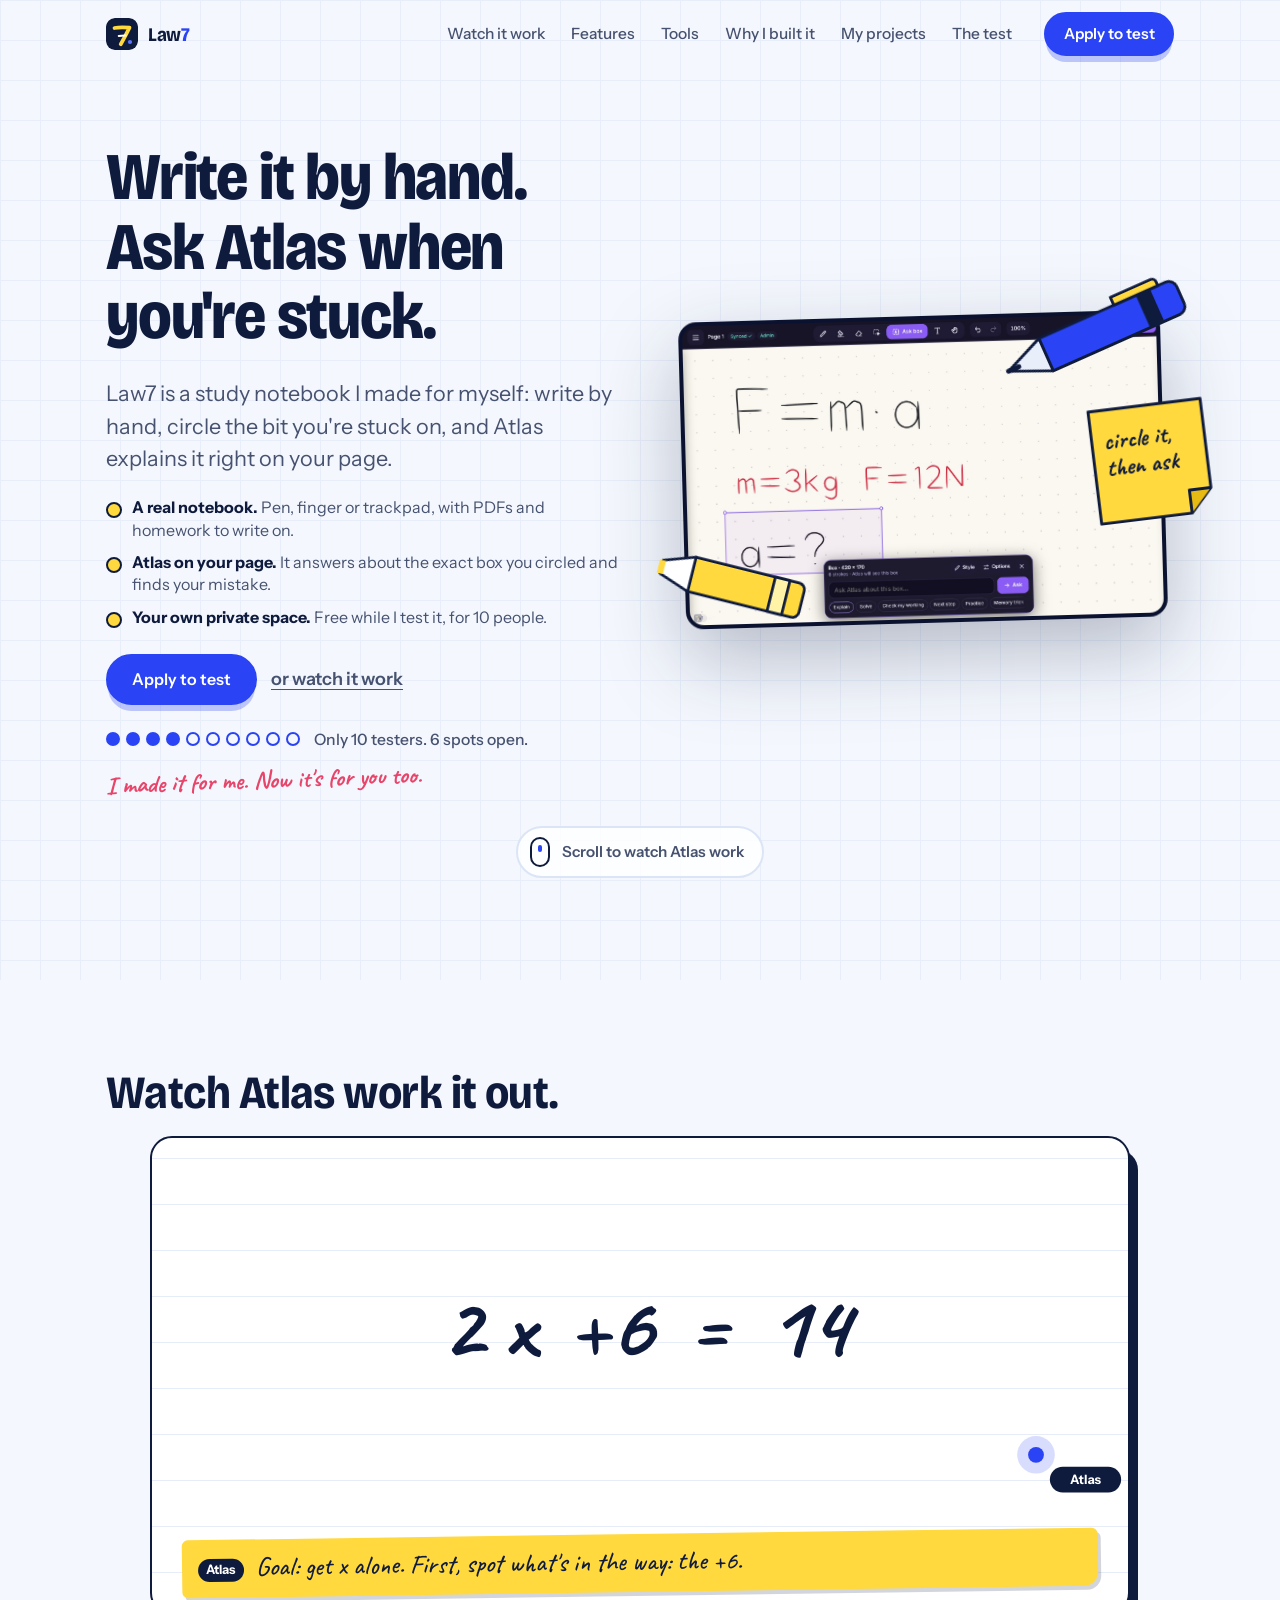
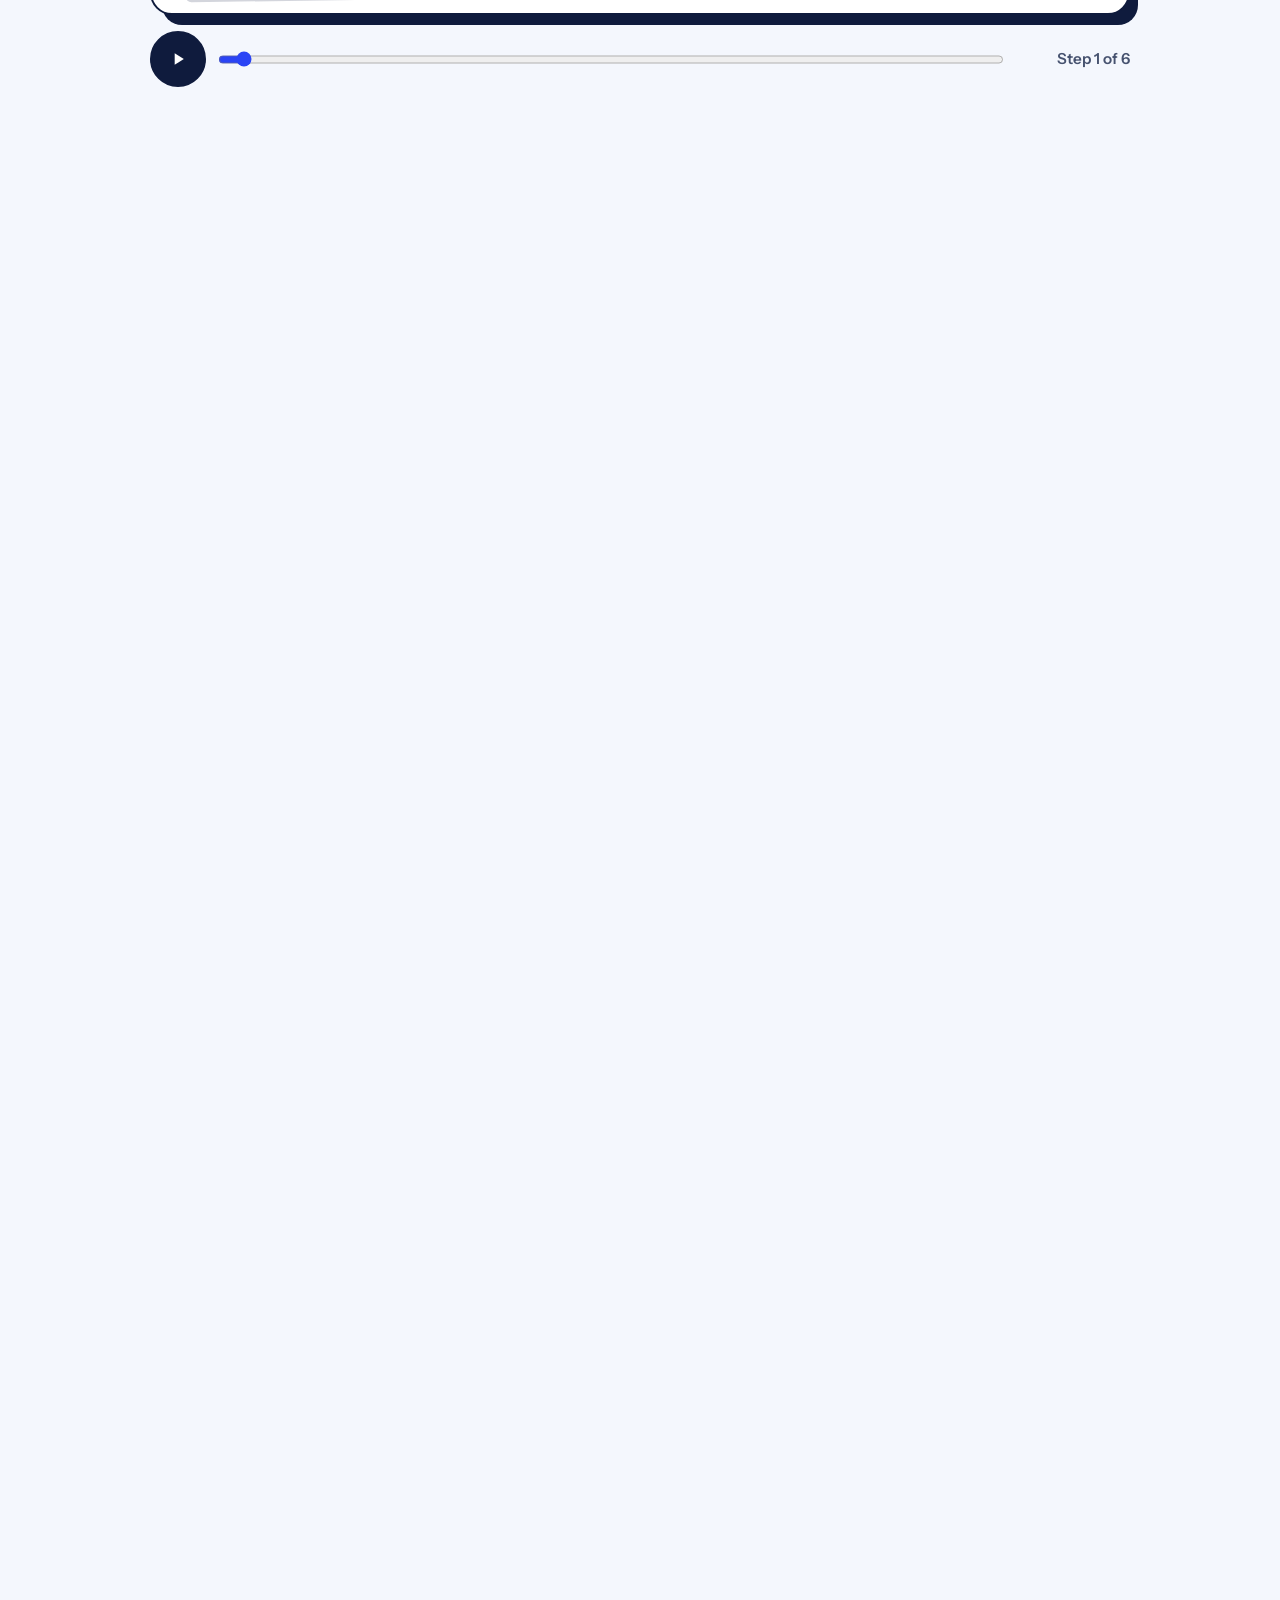
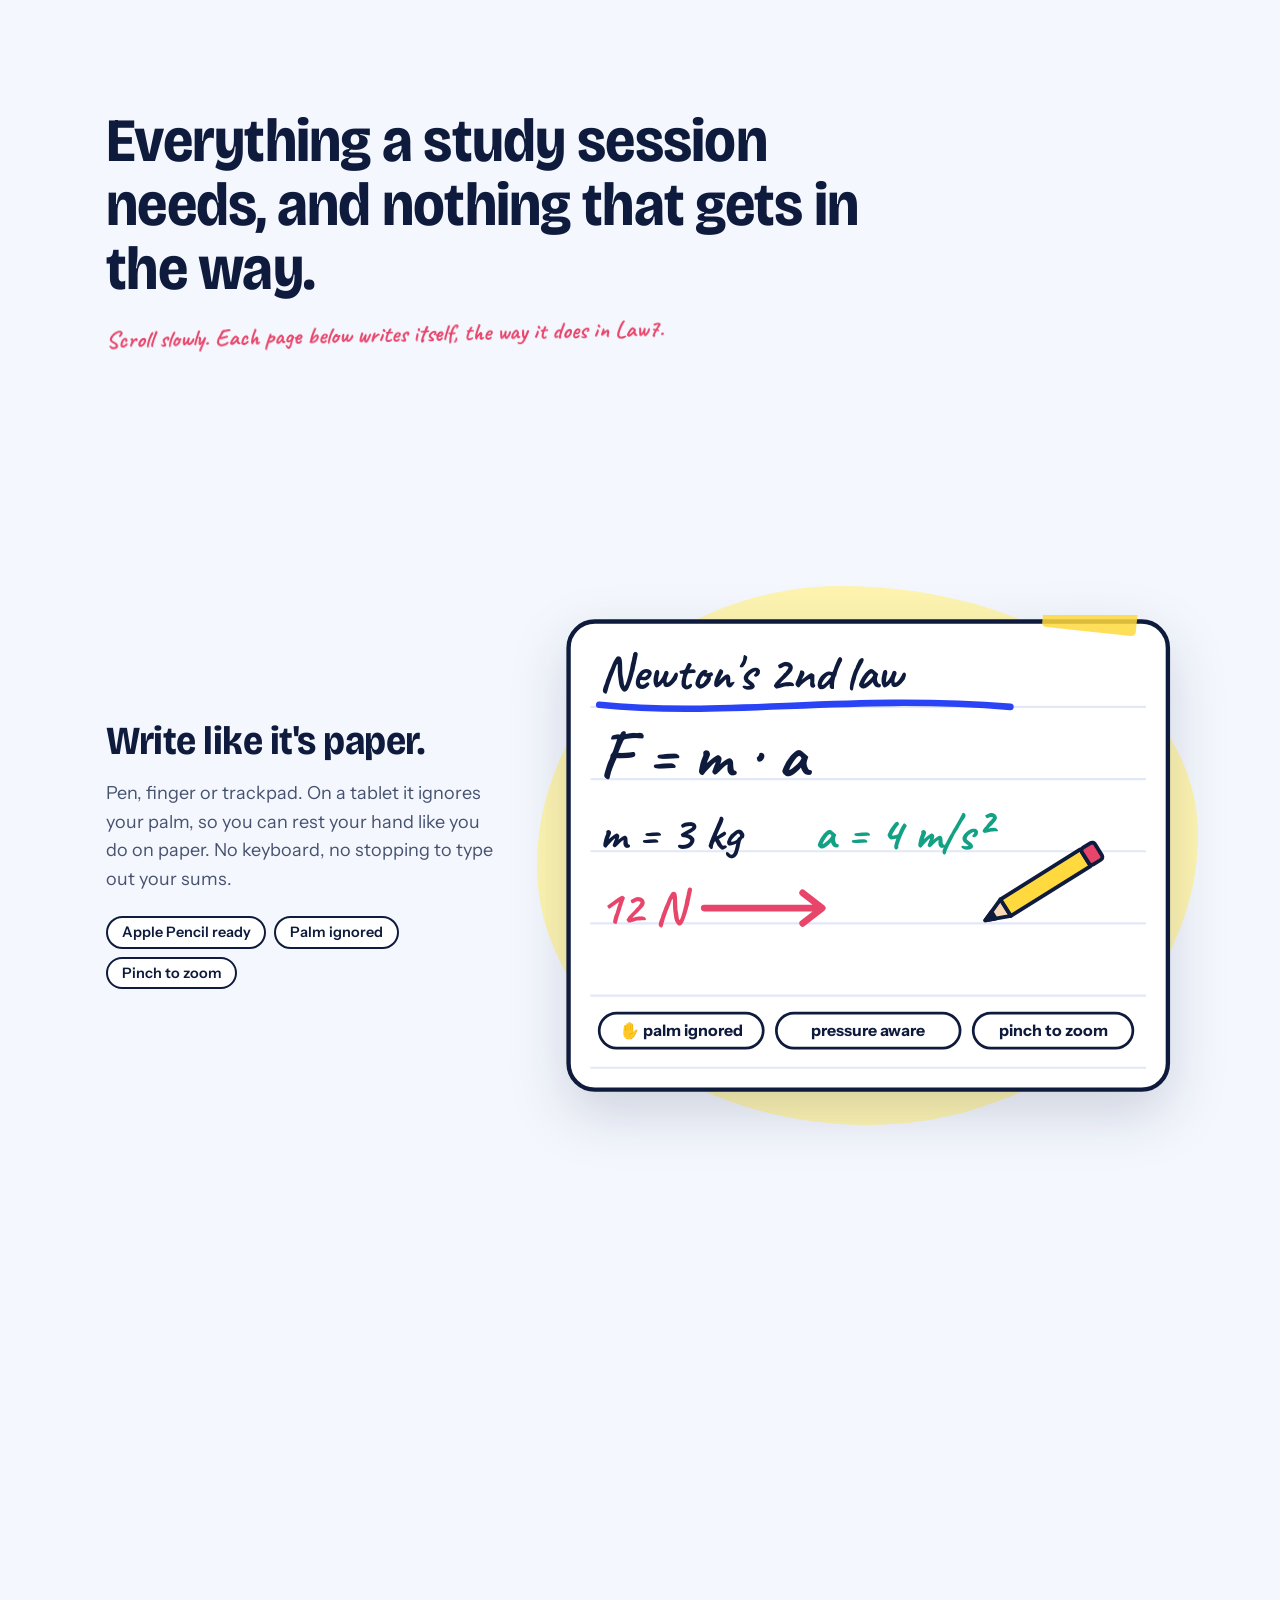
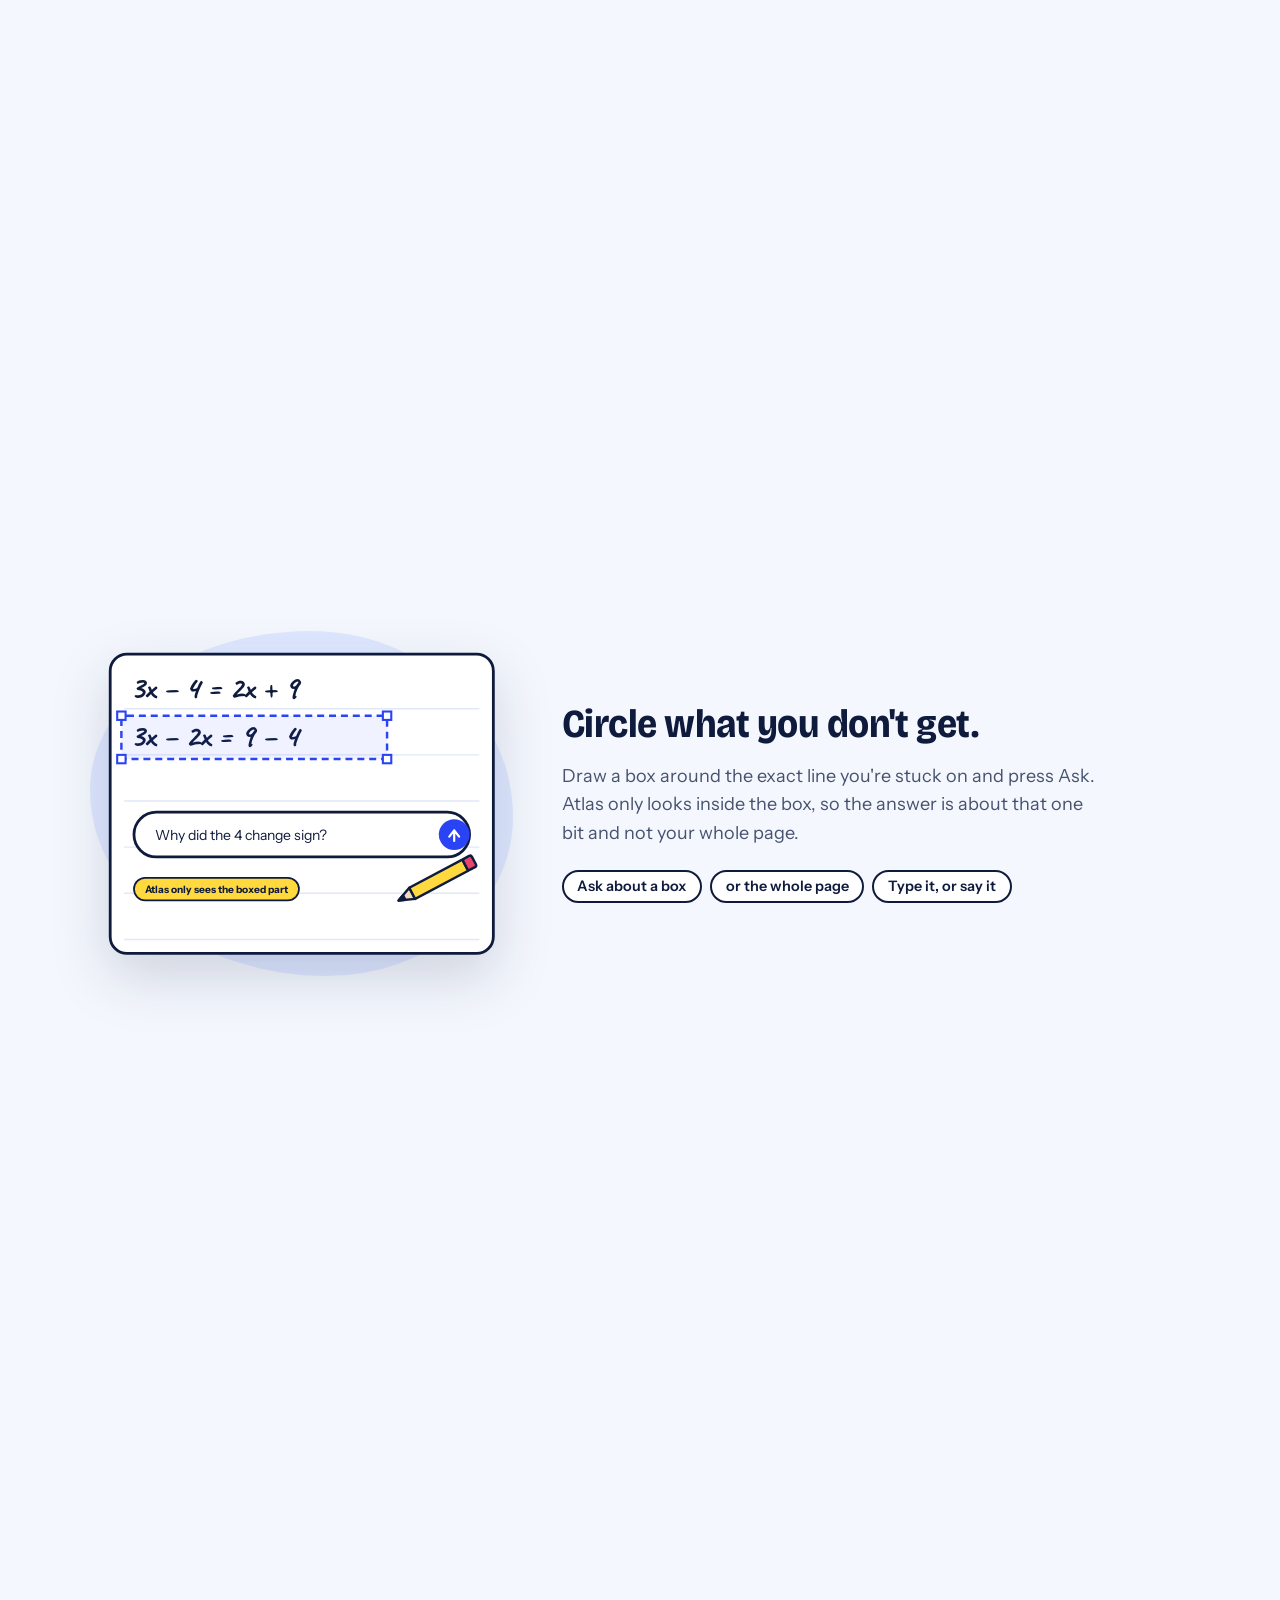
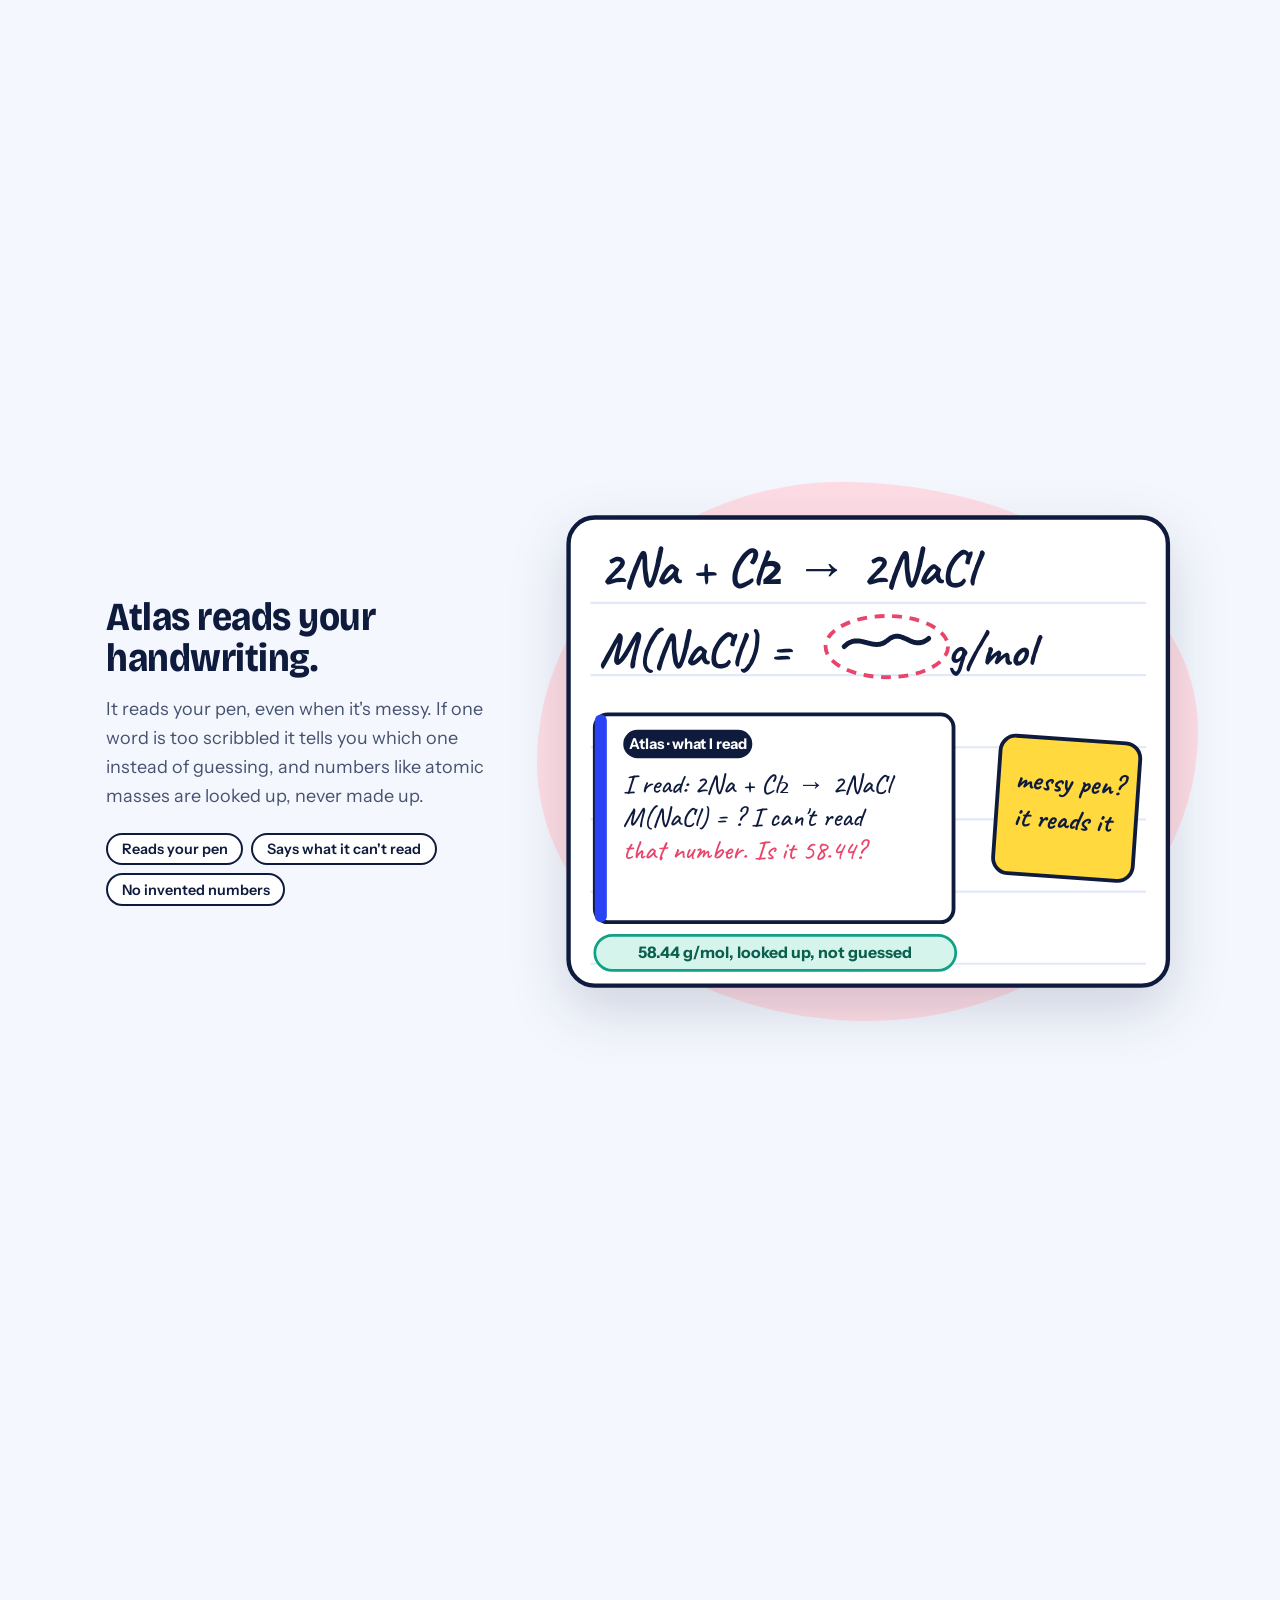
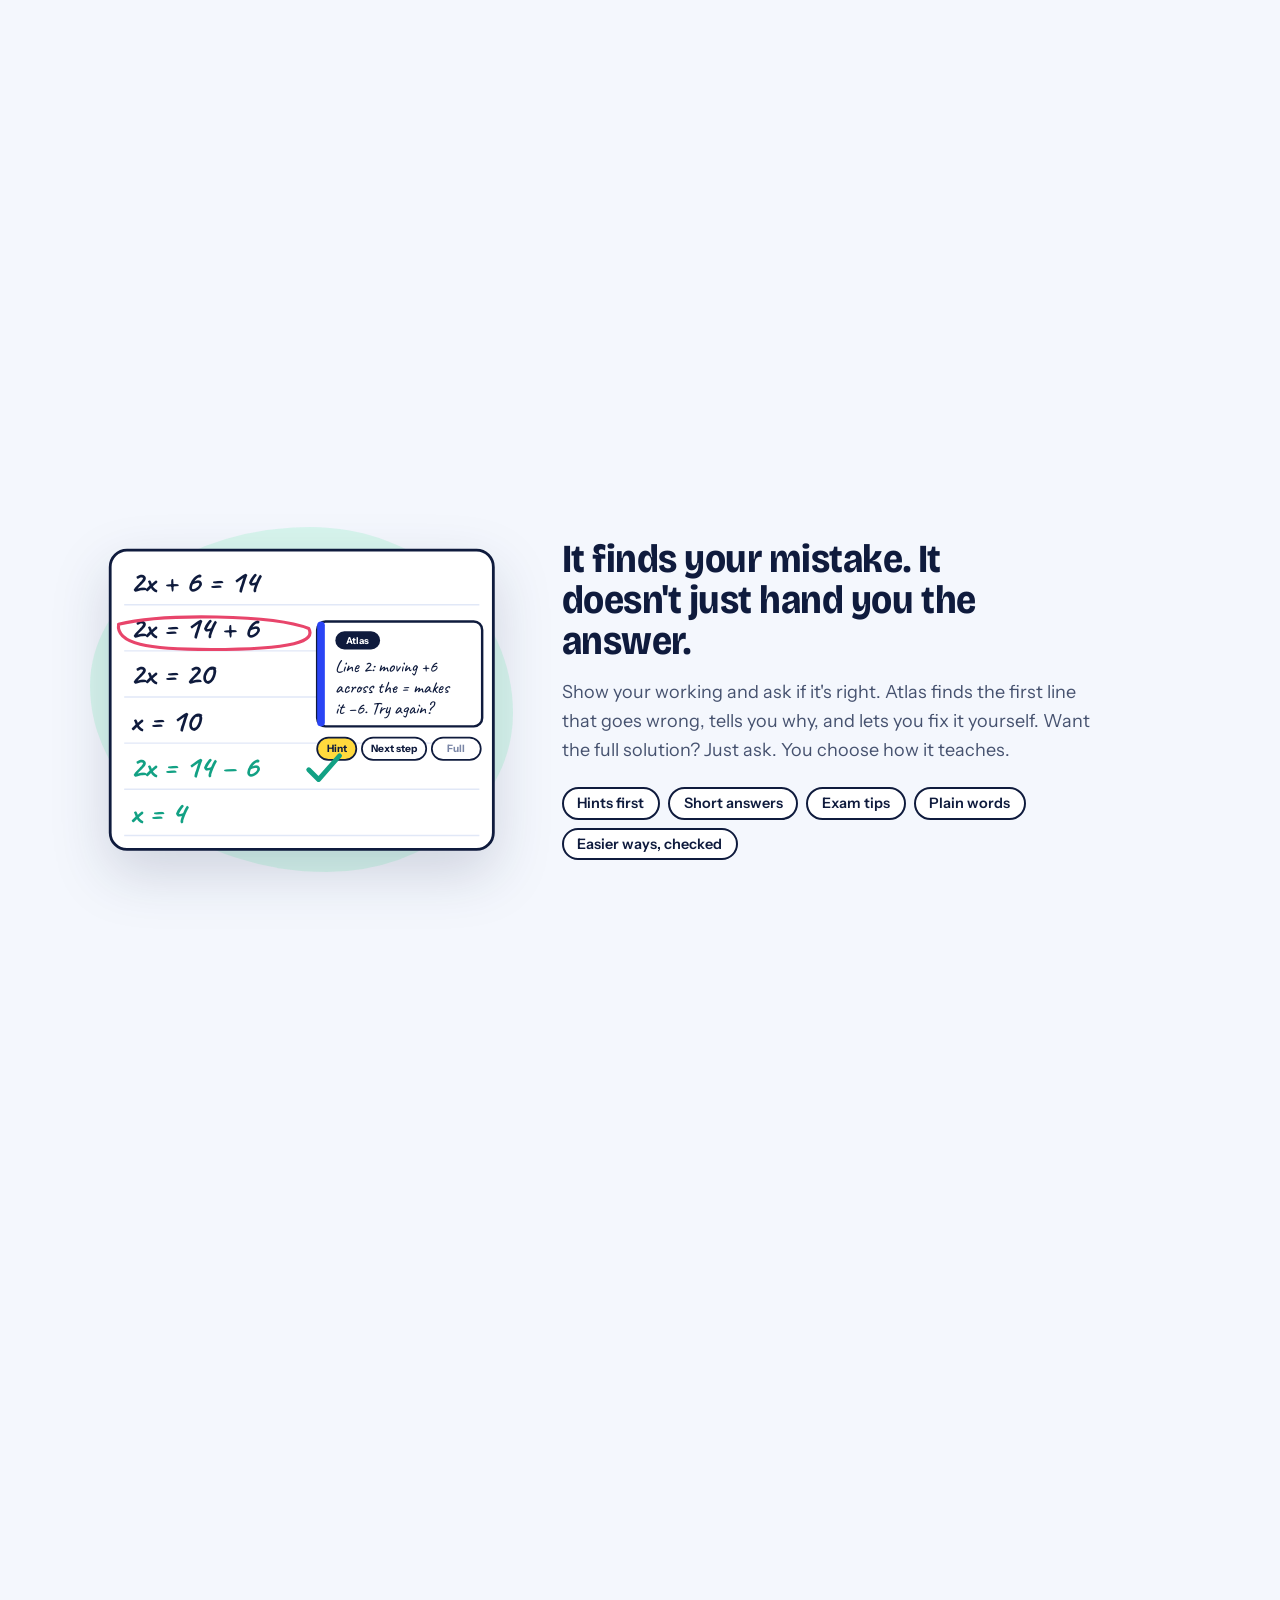
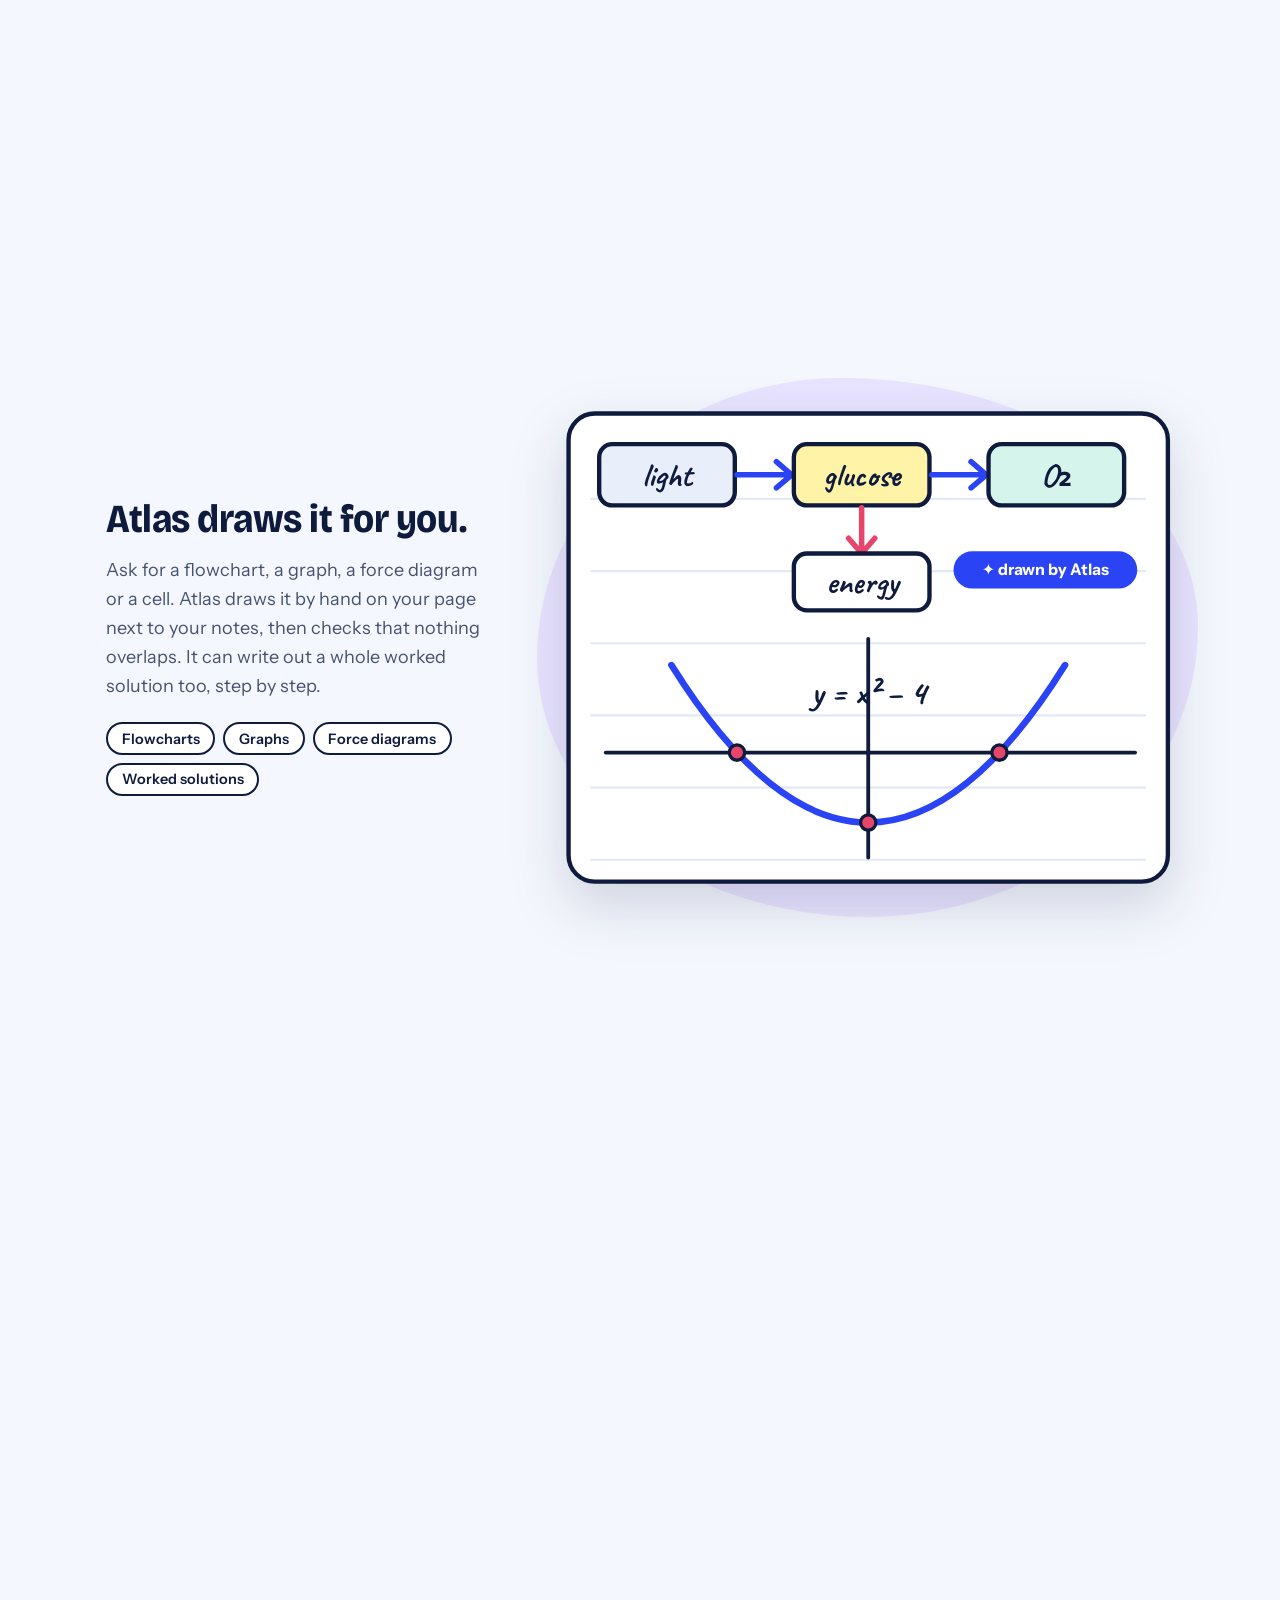
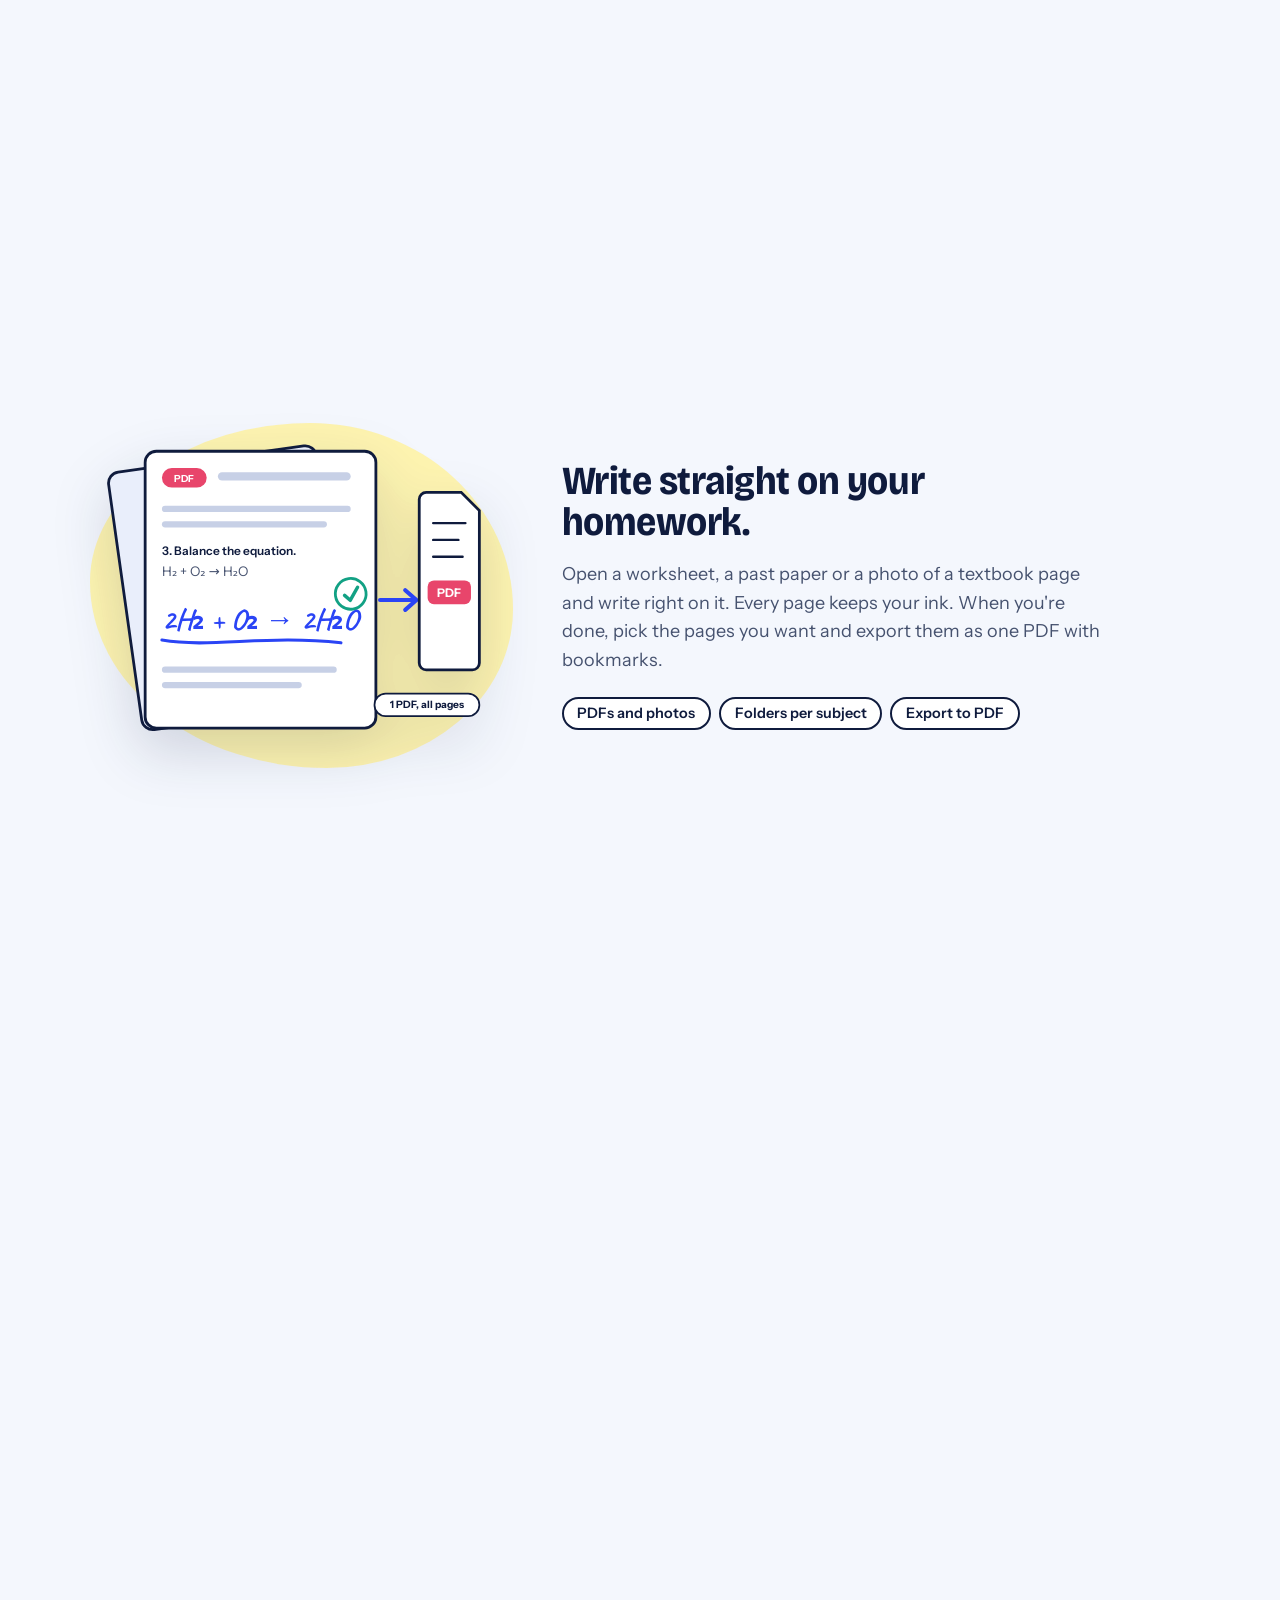
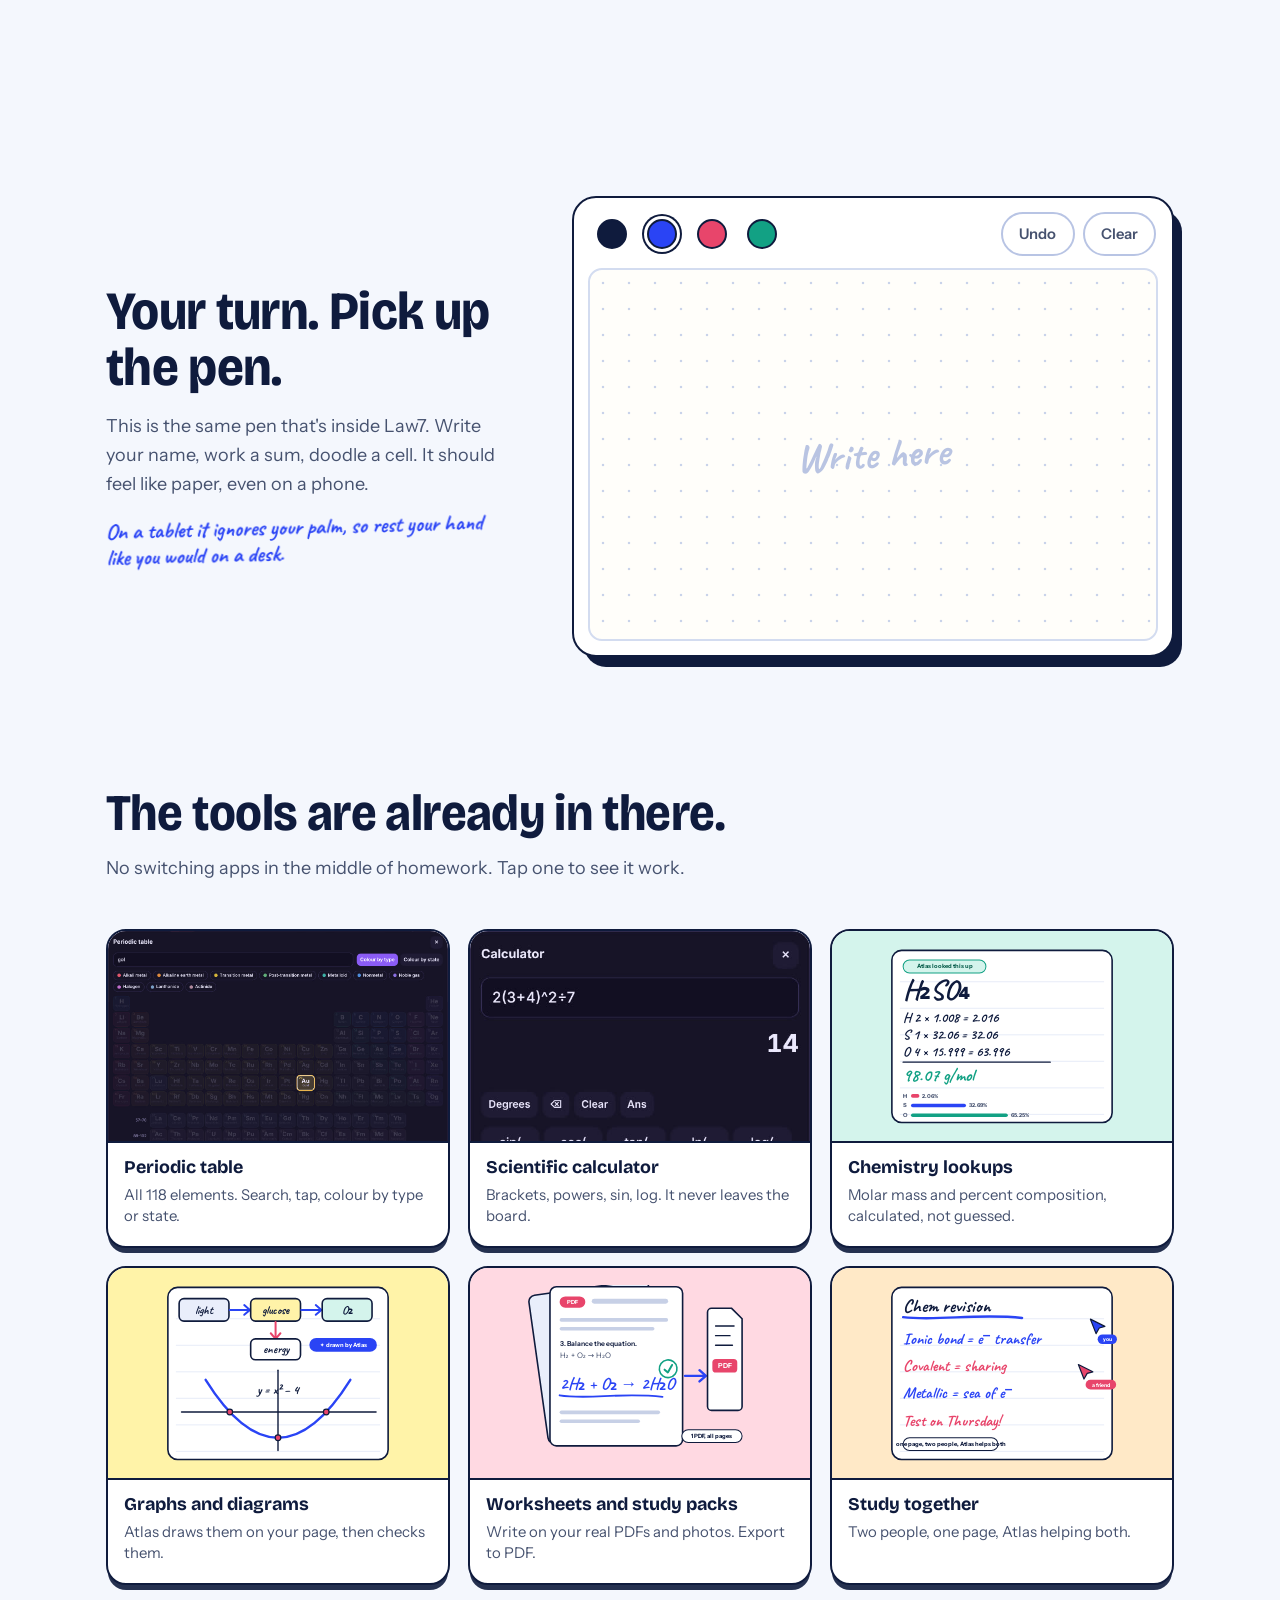
<file: index.html>
<!doctype html>
<html lang="en">
<head>
<meta charset="utf-8">
<meta name="viewport" content="width=device-width,initial-scale=1,viewport-fit=cover">
<title>Law7: write it by hand, ask Atlas when you're stuck</title>
<meta name="description" content="I made Law7 for me: a study notebook where you write by hand, circle what you're stuck on, and Atlas explains it right on your page. Now it's for you too. 10 test spots.">
<link rel="canonical" href="https://ghostinmotion.github.io/law7/">
<meta property="og:site_name" content="Law7">
<meta property="og:type" content="website">
<meta property="og:url" content="https://ghostinmotion.github.io/law7/">
<meta property="og:title" content="Law7: write it by hand, ask Atlas when you're stuck">
<meta property="og:description" content="I made it for me. Now it's for you too. A study notebook where Atlas explains the part you circled. Only 10 test spots.">
<meta property="og:image" content="https://ghostinmotion.github.io/law7/assets/og-image.png">
<meta property="og:image:width" content="1200">
<meta property="og:image:height" content="630">
<meta property="og:image:alt" content="The Law7 board: F = m a written by hand, a boxed question, and the Ask Atlas bar.">
<meta name="twitter:card" content="summary_large_image">
<meta name="twitter:title" content="Law7: write it by hand, ask Atlas when you're stuck">
<meta name="twitter:description" content="I made it for me. Now it's for you too. Only 10 test spots.">
<meta name="twitter:image" content="https://ghostinmotion.github.io/law7/assets/og-image.png">
<meta name="twitter:image:alt" content="The Law7 board: F = m a written by hand, a boxed question, and the Ask Atlas bar.">
<meta name="theme-color" content="#0F1B3D">
<link rel="icon" href="assets/favicon.svg" type="image/svg+xml">
<link rel="icon" href="assets/favicon.ico" sizes="48x48">
<link rel="icon" href="assets/icon-32.png" type="image/png" sizes="32x32">
<link rel="icon" href="assets/icon-192.png" type="image/png" sizes="192x192">
<link rel="apple-touch-icon" href="assets/apple-touch-icon.png">
<link rel="manifest" href="assets/site.webmanifest">
<link rel="preload" href="assets/fonts/display.woff2" as="font" type="font/woff2" crossorigin>
<link rel="stylesheet" href="css/site.css">
</head>
<body>
<!-- Law7 splash: shared by the board and the landing page -->
<div id="l7s" aria-hidden="true" data-once="1"><div class="l7s-in"><svg viewBox="0 0 64 64" width="92" height="92"><rect width="64" height="64" rx="16" fill="#0F1B3D" stroke="#2A44F5" stroke-width="1.5"/><path class="l7s-a" d="M17 20c9-1.6 19-1.4 30-.6-5 10-11 22-17.5 33" fill="none" stroke="#FFD93D" stroke-width="7.5" stroke-linecap="round" stroke-linejoin="round" pathLength="1"/><path class="l7s-b" d="M25.5 36c5-.6 10-.9 14-.8" fill="none" stroke="#fff" stroke-width="4" stroke-linecap="round" pathLength="1"/><circle class="l7s-c" cx="48" cy="48" r="4.2" fill="#5B73FF"/></svg><b>Law<i>7</i></b><span>write it by hand, ask Atlas when you're stuck</span></div></div>
<style>
#l7s{position:fixed;inset:0;z-index:99999;background:#0F1B3D;display:grid;place-items:center;pointer-events:none;transition:opacity .45s ease,visibility .45s;color:#fff;font-family:var(--display,Inter),system-ui,sans-serif}
#l7s.out{opacity:0;visibility:hidden}
#l7s .l7s-in{display:flex;flex-direction:column;align-items:center;gap:14px;text-align:center;padding:24px}
#l7s b{font-size:34px;font-weight:800;letter-spacing:-.02em;line-height:1}
#l7s i{font-style:normal;color:#FFD93D}
#l7s span{font:600 15px/1.4 var(--hand,Caveat),cursive;font-size:19px;color:#9FB0EA;opacity:0;animation:l7sf .5s .9s forwards}
#l7s .l7s-a{stroke-dasharray:1;stroke-dashoffset:1;animation:l7sd .7s .15s cubic-bezier(.5,0,.2,1) forwards}
#l7s .l7s-b{stroke-dasharray:1;stroke-dashoffset:1;animation:l7sd .35s .75s ease-out forwards}
#l7s .l7s-c{opacity:0;transform-origin:48px 48px;animation:l7sp .45s 1s forwards}
@keyframes l7sd{to{stroke-dashoffset:0}}@keyframes l7sf{to{opacity:1}}@keyframes l7sp{0%{opacity:0;transform:scale(.2)}70%{opacity:1;transform:scale(1.5)}100%{opacity:1;transform:scale(1)}}
@media(prefers-reduced-motion:reduce){#l7s .l7s-a,#l7s .l7s-b{animation:none;stroke-dashoffset:0}#l7s .l7s-c,#l7s span{animation:none;opacity:1}}
</style>

<dialog class="acctdlg" id="acctDlg" aria-labelledby="acctH" aria-describedby="acctB">
  <div class="acctdlg-in">
    <h3 id="acctH">Use the email of your Claude.ai account</h3>
    <p class="acct-typed">You typed: <b id="acctMail"></b></p>
    <div id="acctB">
      <p>If I have a spot for you, <b>I email an invitation link</b> to this exact address. You open it, Claude.ai asks you to accept, and the board opens as normal.</p>
      <p class="acct-warn"><b>This email must be connected to a Claude.ai account that you own.</b> If it is not, the invitation will not work on your account and you will not be able to open the board.</p>
      <p class="acct-tip">Not sure? Open claude.ai, go to your settings and look at the email shown there. Use that one.</p>
    </div>
    <p class="acct-wait" id="acctWait" aria-live="polite">Please read this. The buttons unlock in <b id="acctSec">10</b> seconds.</p>
    <div class="acct-btns">
      <button class="btn main" type="button" id="acctYes" disabled>Yes, that is my Claude.ai email. Send.</button>
      <button class="btn" type="button" id="acctNo" disabled>No, let me change it</button>
    </div>
  </div>
</dialog>
<script>
(function(){var s=document.getElementById("l7s");if(!s)return;
try{if(s.getAttribute("data-once")==="1"){if(sessionStorage.getItem("l7s")){s.remove();return}sessionStorage.setItem("l7s","1")}}catch(e){}
var t0=Date.now(),done=false;function go(){if(done)return;done=true;setTimeout(function(){s.classList.add("out");setTimeout(function(){if(s.parentNode)s.parentNode.removeChild(s)},600)},Math.max(0,1500-(Date.now()-t0)))}
if(document.readyState==="complete")go();else addEventListener("load",go);setTimeout(go,5000)})();
</script>

<div class="paper-grid" id="paperGrid" aria-hidden="true"></div>

<header class="bar" id="bar">
  <div class="wrap">
    <a class="logo" href="#top"><img src="assets/favicon.svg" alt="" width="32" height="32"><span>Law<b>7</b></span></a>
    <nav aria-label="Sections"><a href="#watch">Watch it work</a><a href="#how">Features</a><a href="#small">Tools</a><a href="#story">Why I built it</a><a href="projects.html">My projects</a><a href="#test">The test</a></nav>
    <a class="btn main small" href="#apply">Apply to test</a>
    <button type="button" class="menub" id="menuB" aria-expanded="false" aria-controls="menuP" aria-label="Menu"><i></i><i></i></button>
  </div>
  <div class="menup" id="menuP" hidden><a href="#watch">Watch it work</a><a href="#how">Features</a><a href="#try">Try the pen</a><a href="#small">Tools</a><a href="projects.html">My projects</a><a href="#test">The test</a><a href="#faq">Questions</a></div>
</header>

<main id="top">
<!-- HERO -->
<section class="hero" aria-labelledby="h1">
  <div class="wrap">
    <div>
      <h1 id="h1"><span>Write it by hand.</span><span>Ask Atlas when you're stuck.</span></h1>
      <p class="lede">Law7 is a study notebook I made for myself: write by hand, circle the bit you're stuck on, and Atlas explains it right on your page.</p>
      <ul class="get" aria-label="What you get">
        <li><b>A real notebook.</b> Pen, finger or trackpad, with PDFs and homework to write on.</li>
        <li><b>Atlas on your page.</b> It answers about the exact box you circled and finds your mistake.</li>
        <li><b>Your own private space.</b> Free while I test it, for 10 people.</li>
      </ul>
      <div class="ctas"><a class="btn main" href="#apply">Apply to test</a><a class="seelink" href="#watch">or watch it work</a></div>
      <div class="slots"><span class="dots" data-dots aria-hidden="true"></span><span data-slots-text>Only 10 testers</span></div>
      <p class="aside">I made it for me. Now it's for you too.</p>
    </div>

    <div class="deck">
      <img class="board shot" src="assets/board-shot.jpg" width="1600" height="1000" alt="The Law7 board: F = m times a written by hand, a boxed question, and the Ask Atlas bar open under it." fetchpriority="high">

      <svg class="float f-pen" data-depth="0.16" viewBox="0 0 320 90" style="transform:rotate(-24deg)"><g stroke="#0F1B3D" stroke-width="4" stroke-linejoin="round">
        <path d="M84 20H280a12 12 0 0 1 12 12v26a12 12 0 0 1-12 12H84Z" fill="#2A44F5"/><rect x="236" y="20" width="18" height="50" fill="#0F1B3D"/><path d="M200 8H262a6 6 0 0 1 6 6v6H200Z" fill="#FFD93D"/>
        <path d="M84 20L26 45L84 70Z" fill="#E9EEFB"/><path d="M42 45L26 45" stroke-width="7" stroke-linecap="round"/></g></svg>
      <svg class="float f-hl" data-depth="0.3" viewBox="0 0 260 80" style="transform:rotate(14deg)"><g stroke="#0F1B3D" stroke-width="4" stroke-linejoin="round">
        <path d="M70 14H226a10 10 0 0 1 10 10v32a10 10 0 0 1-10 10H70Z" fill="#FFD93D"/><rect x="190" y="14" width="22" height="52" fill="#FFF3A8"/><path d="M70 14L24 30V50L70 66Z" fill="#fff"/><path d="M24 30V50" stroke="#FFD93D" stroke-width="9"/></g></svg>
      <svg class="float f-note" data-depth="0.42" viewBox="0 0 170 170" style="transform:rotate(-7deg)"><path d="M6 8H162V132L132 164H6Z" fill="#FFD93D" stroke="#0F1B3D" stroke-width="4" stroke-linejoin="round"/><path d="M132 164V132H162" fill="#E6BA12" stroke="#0F1B3D" stroke-width="4" stroke-linejoin="round"/>
        <text class="scribble" x="22" y="62" font-size="34" font-weight="700" fill="#0F1B3D">circle it,</text><text class="scribble" x="22" y="100" font-size="34" font-weight="700" fill="#0F1B3D">then ask</text></svg>
    </div>
  </div>
  <a class="cue" href="#watch" aria-label="Scroll down to watch it work"><span class="mouse" aria-hidden="true"><i></i></span><span>Scroll to watch Atlas work</span></a>
</section>

<!-- PINNED SCENE -->
<section class="pin" id="watch" style="--steps:5" aria-labelledby="watchH">
  <div class="pin-stick">
    <div class="pin-head">
      <h2 id="watchH">Watch Atlas work it out.</h2>
    </div>
    <div class="stage">
      <svg id="demo" viewBox="0 0 900 400" role="img" aria-labelledby="demoTitle demoDesc">
        <title id="demoTitle">Solving 2x + 6 = 14 step by step</title>
        <desc id="demoDesc">Atlas circles the +6, moves it across the equals sign so it becomes minus 6, combines 14 minus 6 into 8, moves the 2 across so it divides, and finds x equals 4.</desc>
      </svg>
      <div class="note"><b>Atlas</b><span id="noteText" aria-hidden="true"></span></div>
      <div class="bigscroll" id="bigScroll" aria-hidden="true"><b>Scroll</b><svg viewBox="0 0 48 64" fill="none" stroke="currentColor" stroke-width="5" stroke-linecap="round" stroke-linejoin="round"><path d="M24 6v44M8 36l16 16 16-16"/></svg></div>
    </div>
    <div class="ctl" role="group" aria-label="Playback">
      <button id="bPlay" class="play" type="button" aria-label="Play"><svg id="icoPlay" viewBox="0 0 24 24" fill="currentColor"><path d="M8 5v14l11-7z"/></svg><svg id="icoPause" viewBox="0 0 24 24" fill="currentColor" hidden><rect x="6" y="5" width="4" height="14" rx="1"/><rect x="14" y="5" width="4" height="14" rx="1"/></svg></button>
      <input id="scrub" type="range" min="0" max="5" step="0.001" value="0" aria-label="Position in the walkthrough">
      <span class="count" id="count" aria-live="polite">Step 1 of 6</span>
    </div>
    <ol class="sr" id="stepsText"></ol>
  </div>
</section>

<!-- WHAT IT DOES -->
<section class="how" id="how" aria-labelledby="howH">
  <div class="wrap how-head">
    <h2 id="howH">Everything a study session needs, and nothing that gets in the way.</h2>
    <p>Scroll slowly. Each page below writes itself, the way it does in Law7.</p>
  </div>
  <div class="chaps">
    <article class="chap" data-scene="write" style="--tint:#FFF3A8">
      <div class="chap-in">
        <div class="ct"><h3>Write like it's paper.</h3><p>Pen, finger or trackpad. On a tablet it ignores your palm, so you can rest your hand like you do on paper. No keyboard, no stopping to type out your sums.</p><ul class="chips"><li>Apple Pencil ready</li><li>Palm ignored</li><li>Pinch to zoom</li></ul></div>
        <div class="sc" data-alt="A page where Newton's second law, F equals m times a, is written by hand, with a pencil beside it."></div>
      </div>
    </article>
    <article class="chap" data-scene="ask" style="--tint:#DCE5FF">
      <div class="chap-in">
        <div class="ct"><h3>Circle what you don't get.</h3><p>Draw a box around the exact line you're stuck on and press Ask. Atlas only looks inside the box, so the answer is about that one bit and not your whole page.</p><ul class="chips"><li>Ask about a box</li><li>or the whole page</li><li>Type it, or say it</li></ul></div>
        <div class="sc" data-alt="Two lines of algebra with the second one boxed, and an ask bar underneath reading: why did the 4 change sign?"></div>
      </div>
    </article>
    <article class="chap" data-scene="read" style="--tint:#FFD9E2">
      <div class="chap-in">
        <div class="ct"><h3>Atlas reads your handwriting.</h3><p>It reads your pen, even when it's messy. If one word is too scribbled it tells you which one instead of guessing, and numbers like atomic masses are looked up, never made up.</p><ul class="chips"><li>Reads your pen</li><li>Says what it can't read</li><li>No invented numbers</li></ul></div>
        <div class="sc" data-alt="A chemistry line with a smudged number. Atlas shows what it read and asks whether the unclear number is 58.44, then confirms the looked-up value."></div>
      </div>
    </article>
    <article class="chap" data-scene="fix" style="--tint:#D4F4EC">
      <div class="chap-in">
        <div class="ct"><h3>It finds your mistake. It doesn't just hand you the answer.</h3><p>Show your working and ask if it's right. Atlas finds the first line that goes wrong, tells you why, and lets you fix it yourself. Want the full solution? Just ask. You choose how it teaches.</p><ul class="chips"><li>Hints first</li><li>Short answers</li><li>Exam tips</li><li>Plain words</li><li>Easier ways, checked</li></ul></div>
        <div class="sc" data-alt="Four lines of algebra with the second circled as a mistake. Atlas explains the sign error with Hint, Next step and Full buttons, and the student rewrites the line correctly."></div>
      </div>
    </article>
    <article class="chap" data-scene="draw" style="--tint:#E7E0FF">
      <div class="chap-in">
        <div class="ct"><h3>Atlas draws it for you.</h3><p>Ask for a flowchart, a graph, a force diagram or a cell. Atlas draws it by hand on your page next to your notes, then checks that nothing overlaps. It can write out a whole worked solution too, step by step.</p><ul class="chips"><li>Flowcharts</li><li>Graphs</li><li>Force diagrams</li><li>Worked solutions</li></ul></div>
        <div class="sc" data-alt="A hand-drawn flowchart from light to glucose to oxygen, and a graph of y equals x squared minus 4, both drawn by Atlas."></div>
      </div>
    </article>
    <article class="chap" data-scene="pages" style="--tint:#FFF3A8">
      <div class="chap-in">
        <div class="ct"><h3>Write straight on your homework.</h3><p>Open a worksheet, a past paper or a photo of a textbook page and write right on it. Every page keeps your ink. When you're done, pick the pages you want and export them as one PDF with bookmarks.</p><ul class="chips"><li>PDFs and photos</li><li>Folders per subject</li><li>Export to PDF</li></ul></div>
        <div class="sc" data-alt="A PDF worksheet with a balanced chemical equation written by hand, and an arrow to a single exported PDF."></div>
      </div>
    </article>
  </div>
</section>

<!-- TRY THE PEN -->
<section class="try" id="try" aria-labelledby="tryH">
  <div class="wrap">
    <div class="try-copy">
      <h2 id="tryH">Your turn. Pick up the pen.</h2>
      <p>This is the same pen that's inside Law7. Write your name, work a sum, doodle a cell. It should feel like paper, even on a phone.</p>
      <p class="try-fine">On a tablet it ignores your palm, so rest your hand like you would on a desk.</p>
    </div>
    <div class="padwrap">
      <div class="padbar" role="toolbar" aria-label="Pen">
        <span class="sw" id="padSw" role="group" aria-label="Colour"></span>
        <span class="padspace"></span>
        <button type="button" class="tl ghost" id="padUndo">Undo</button>
        <button type="button" class="tl ghost" id="padClear">Clear</button>
      </div>
      <div class="padbox">
        <canvas id="pad" width="800" height="520" aria-label="A drawing pad: write or draw with a mouse, finger or pen"></canvas>
        <div class="padhint" id="padHint" aria-hidden="true"><span>Write here</span></div>
      </div>
    </div>
  </div>
</section>

<!-- TOOLS -->
<section class="small" id="small" aria-labelledby="smallH">
  <div class="wrap">
    <h2 id="smallH">The tools are already in there.</h2>
    <p class="small-sub">No switching apps in the middle of homework. Tap one to see it work.</p>
    <div class="tiles" id="tiles"></div>
  </div>
</section>
<dialog class="tdlg" id="toolDlg" aria-labelledby="tdT">
  <div class="tdlg-in">
    <button type="button" class="tdlg-x" id="tdX" aria-label="Close">✕</button>
    <div class="tdlg-media" id="tdM"></div>
    <div class="tdlg-txt">
      <h3 id="tdT"></h3><p class="tdlg-lead" id="tdL"></p>
      <h4>What you can do</h4><ul id="tdU"></ul>
      <p class="tdlg-atlas" id="tdA"></p>
      <button type="button" class="btn small tdlg-next" id="tdN">Next tool</button>
    </div>
  </div>
</dialog>

<!-- WHY I BUILT IT -->
<section class="story" id="story" aria-labelledby="whoH">
  <div class="wrap">
    <div class="letter" data-depth="0.03">
      <i class="tape" aria-hidden="true"></i>
      <h2 id="whoH">Why I built this.</h2>
      <!-- EDIT ME: this is Ghost's own story. Change anything that isn't true to you. -->
      <p>Hi, I'm Ghost.</p>
      <p>I'm a high-school student. The night before a test I'm usually alone with a worksheet, a pen and one question I can't get past.</p>
      <p>Asking a chatbot meant leaving my notes, typing the problem out and copying the answer back. Half the time I copied it without understanding it.</p>
      <p>So I built what I wanted: a notebook where I write by hand, circle the bit I'm stuck on, and Atlas answers right there on the page. It points at my mistake instead of just handing me the answer.</p>
      <p>I built it for me. Now I want to see if it helps you too. That's what the test is for. If something confuses you or breaks, tell me. I read everything.</p>
      <p class="sign">Ghost</p>
    </div>
    <div class="story-side">
      <h3>What I promise</h3>
      <ul class="promise">
        <li><b>Your boards are yours.</b> Every tester has a private space tied to their own account. Other testers can't open yours.</li>
        <li><b>Atlas teaches, it doesn't think for you.</b> Hints first if you want them, the full answer whenever you ask.</li>
        <li><b>I read your feedback.</b> It comes straight to me, and I fix what confuses you.</li>
        <li><b>You can leave any time.</b> Tell me and I close your access.</li>
      </ul>
      <p class="made">I made it while studying</p>
      <ul class="subjects"><li>Chemistry</li><li>Physics</li><li>Biology</li><li>Environmental science</li><li>Arabic</li><li>Islamic studies</li><li>English</li></ul>
    </div>
  </div>
</section>

<!-- WHERE IT'S GOING -->
<section class="next" id="next" aria-labelledby="nextH">
  <div class="wrap">
    <h2 id="nextH">Where I want to take it.</h2>
    <p class="small-sub">Law7 is a test right now. If it helps people, this is the plan. The testers decide the order.</p>
    <div class="road">
      <article><b>Now</b><h3>The test</h3><p>10 testers, their own private boards, and me fixing whatever confuses you.</p></article>
      <article><b>Now</b><h3>Study together</h3><p>Two people on one shared page, Atlas helping both. It already works. Ask me and I'll switch it on for you.</p></article>
      <article><b>Next</b><h3>Its own app</h3><p>A proper app for tablets and phones, not just a link.</p></article>
      <article><b>Later</b><h3>For schools</h3><p>Something a whole class and a teacher can use. A student project that grows up.</p></article>
    </div>
  </div>
</section>


<!-- MY OTHER PROJECTS -->
<!-- THE TEST -->
<section class="test" id="test" aria-labelledby="testH">
  <div class="wrap">
    <h2 id="testH">Be one of the first 10 people to try it.</h2>
    <p class="sub">Law7 is in a small test, just 10 people, so I can actually fix what's confusing. Every tester gets their own boards and a daily allowance of Atlas questions.</p>
    <div class="spots"><span class="dots" data-dots aria-hidden="true"></span><strong data-open-text>10 of 10 spots open</strong></div>
    <ol class="path">
      <li><h3>Apply</h3><p>Fill in the short form below. Tell me what you study and what device you use.</p></li>
      <li><h3>Get your invitation</h3><p>If there's a spot, I email you an invitation link. Open it, accept on Claude.ai, and the board opens.</p></li>
      <li><h3>Study as usual</h3><p>Use it for real homework and revision. You start with 30 Atlas questions a day.</p></li>
      <li><h3>Tell me what's confusing</h3><p>Tap Send feedback in the board when something's unclear or breaks. That's the whole job.</p></li>
    </ol>
  </div>
</section>

<!-- APPLY -->
<section class="apply" id="apply" aria-labelledby="applyH">
  <div class="wrap"><div class="card">
    <div>
      <h2 id="applyH">Apply to test</h2>
      <p>It takes about a minute. I read every application myself and reply to the people I can fit in.</p>
      <p class="need"><b>You need a Claude.ai account.</b> The email you enter must be the one you sign in to Claude.ai with, because that is where the invitation works.</p>
      <p style="margin-top:22px"><a class="btn small" data-board href="#">I already have access: open the board</a></p>
    </div>
    <form id="applyForm" novalidate>
      <div class="two">
        <label>First name<input name="name" autocomplete="given-name" required></label>
        <label>Email of your Claude.ai account<small>The email you sign in to Claude.ai with. Your invitation link is sent here.</small><input name="contact" id="contactIn" type="email" inputmode="email" autocomplete="email" placeholder="you@example.com" required></label>
      </div>
      <div id="spamNote" class="spamnote" hidden><strong>Check your spam or junk folder.</strong> My reply and your invitation link can land there. If you see them, press “Not spam”.</div>
      <label class="check confirm"><input type="checkbox" name="confirm" id="confirmAcct" required><span>This is the email of my own Claude.ai account<small>No Claude.ai account yet? Create one at claude.ai with this email first, then apply.</small></span></label>
      <label>Another way to reach you<small>Optional. For example Instagram or WhatsApp, in case email fails.</small><input name="where" id="whereIn" placeholder="For example: Instagram @name"></label>
      <label>What do you study?<small>Your year and the subjects you most want help with.</small><input name="study" placeholder="Grade 11: chemistry, physics, Arabic"></label>
      <label>Your device<select name="device"><option>Tablet with a pen</option><option>Tablet, finger only</option><option>Laptop</option><option>Phone</option><option>Something else</option></select></label>
      <label>What would you use it for?<textarea name="why" placeholder="For example: working through chemistry problems before a test"></textarea></label>
      <button class="btn main" type="submit" id="sendBtn">Send my application</button>
      <div id="formMsg" role="status" aria-live="polite"></div>
      <p class="fine">I only use this to pick testers and to invite you.</p>
    </form>
  </div></div>
</section>

<!-- QUESTIONS -->
<section class="faq" id="faq" aria-labelledby="faqH">
  <div class="wrap"><div class="col">
    <h2 id="faqH">Questions</h2>
    <details><summary>Does it cost anything?</summary><p>Testing is free.</p></details>
    <details><summary>What do I need?</summary><p>A modern browser. A tablet with a pen is the best fit, but a finger, a mouse or a laptop trackpad also work.</p></details>
    <details><summary>Who can see my boards?</summary><p>Your boards are saved under your own account and other testers can't open them.</p></details>
    <details><summary>Why do you need my Claude.ai email?</summary><p>Law7 runs inside Claude.ai. I invite you with the email your Claude account uses, and Claude.ai asks you to accept when you open the link. If you use a different email than your Claude account, the invitation will not work on your account.</p></details>
    <details><summary>Will Atlas just do my homework?</summary><p>It shows its steps on your page so you can follow them. How much you ask for is up to you. I'd say use it when you're stuck, not instead of trying first.</p></details>
    <details><summary>Why only 10 people?</summary><p>I'm paying for the Atlas questions myself, and a small group lets me fix things fast and keeps everyone's daily allowance generous.</p></details>
    <details><summary>How do I leave the test?</summary><p>Stop using it whenever you like. If you want your access closed, message me and I'll do it.</p></details>
  </div></div>
</section>

</main>

<!-- The way down, at the end: the paper fades to night (dusk), then the door: the other projects rise in at different
     depths and the footer sits at the bottom of that room. The projects themselves live on projects.html.
     Stars, pictures and the "psst" pill come from js/door.js. -->
<div class="dusk" id="dusk" aria-hidden="true">
  <div class="dusk-stars"></div>
  <p class="dusk-note">it gets darker down here… keep going</p>
  <div class="dusk-chev">
    <svg viewBox="0 0 46 22"><path d="M4 4l19 14L42 4" fill="none" stroke="currentColor" stroke-width="4.5" stroke-linecap="round" stroke-linejoin="round"/></svg>
    <svg viewBox="0 0 46 22"><path d="M4 4l19 14L42 4" fill="none" stroke="currentColor" stroke-width="4.5" stroke-linecap="round" stroke-linejoin="round"/></svg>
    <svg viewBox="0 0 46 22"><path d="M4 4l19 14L42 4" fill="none" stroke="currentColor" stroke-width="4.5" stroke-linecap="round" stroke-linejoin="round"/></svg>
  </div>
</div>
<aside class="door" id="door" aria-labelledby="doorH">
  <div class="door-stage">
    <div class="door-sky" aria-hidden="true"></div>
    <div class="door-stars" aria-hidden="true"></div>
    <div class="door-cards" aria-hidden="true"></div>
    <div class="door-copy">
      <span class="door-note">psst, one more thing</span>
      <h2 id="doorH">I build other stuff too</h2>
      <p>A home server, Accountable, a Discord community, a screensaver that locks my PC and more. They live in their own room, away from Law7.</p>
      <a class="btn" href="projects.html">See my other projects</a>
    </div>
    <footer class="door-foot"><span>Law7: an early test, made by Ghost. Atlas runs on Claude, made by Anthropic; Law7 is an independent project. © 2026 GhostlyMatters</span> <a href="#top">Back to top</a></footer>
  </div>
</aside>

<script src="js/config.js"></script>
<script src="js/demo.js"></script>
<script src="js/pad.js"></script>
<script src="js/showcase.js"></script>
<script src="js/tiles.js"></script>
<script src="js/main.js"></script>
<script src="js/door.js"></script>
</body>
</html>
</file>
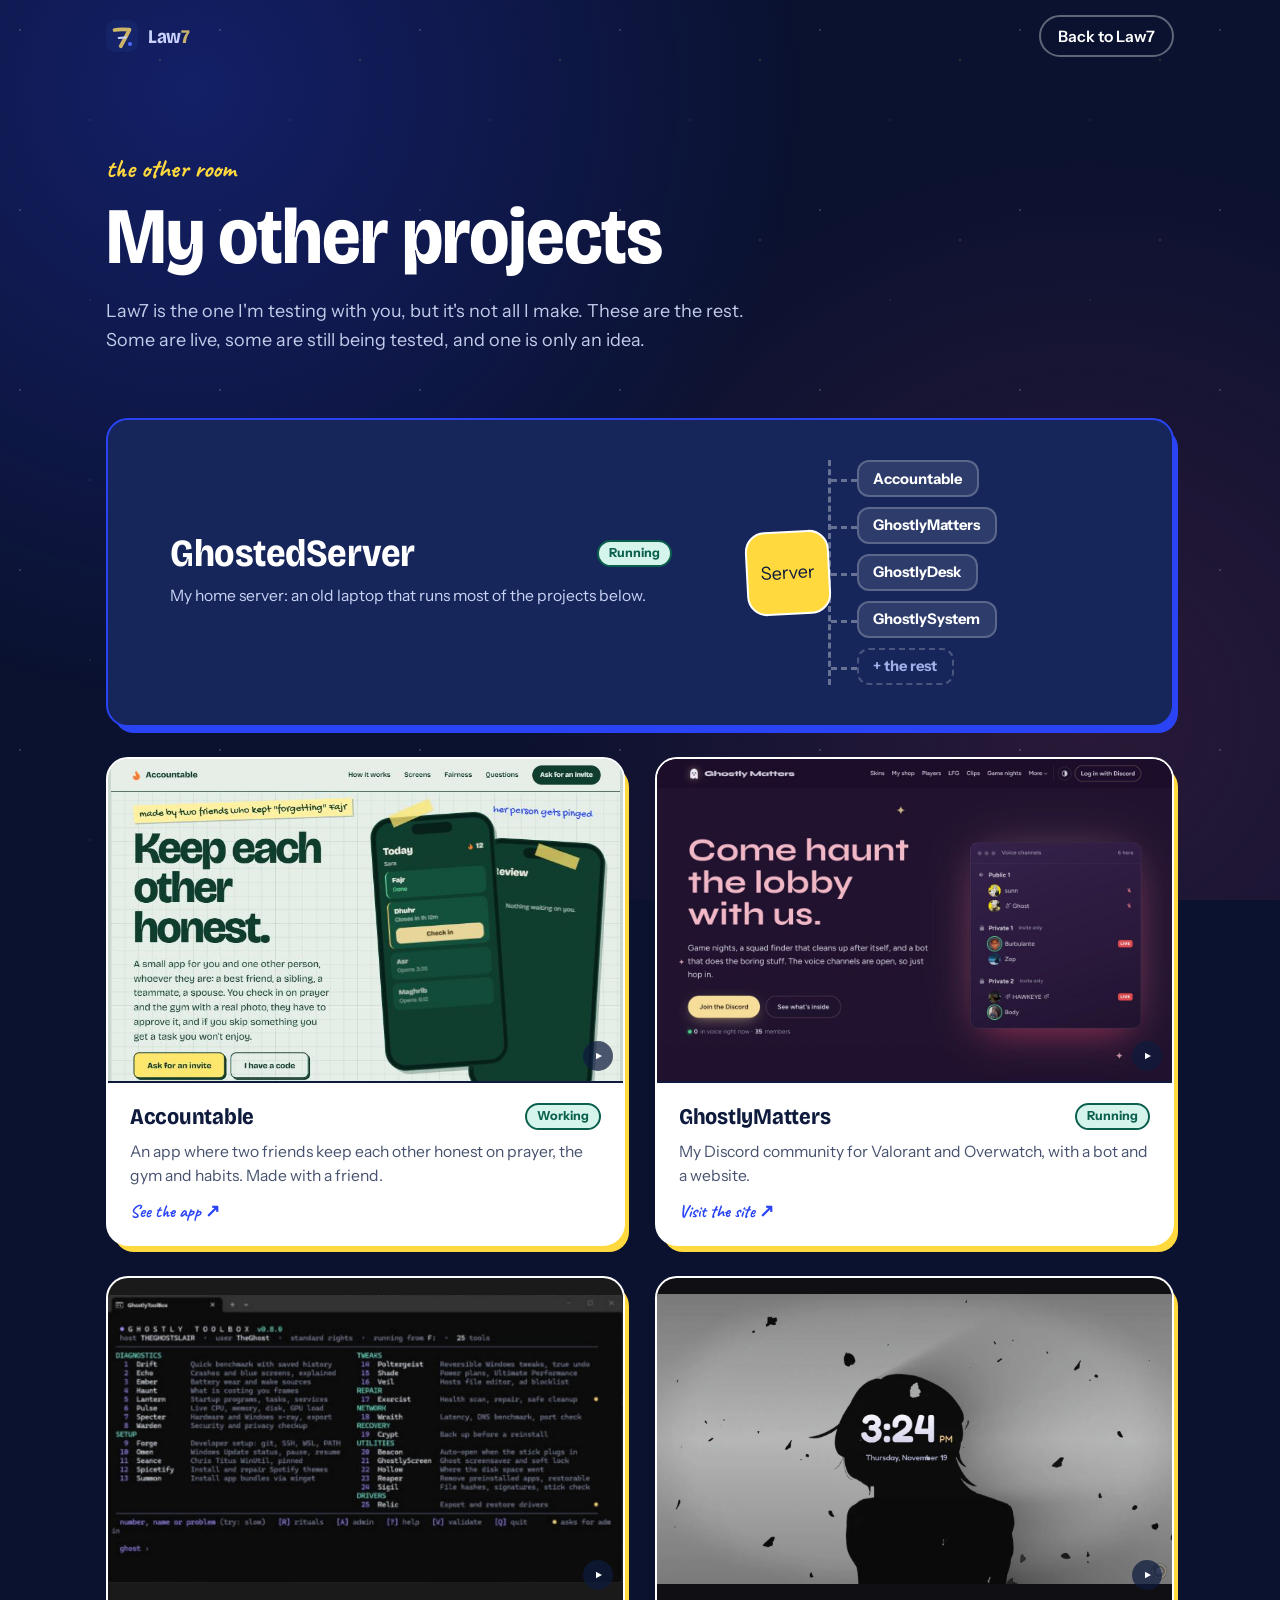
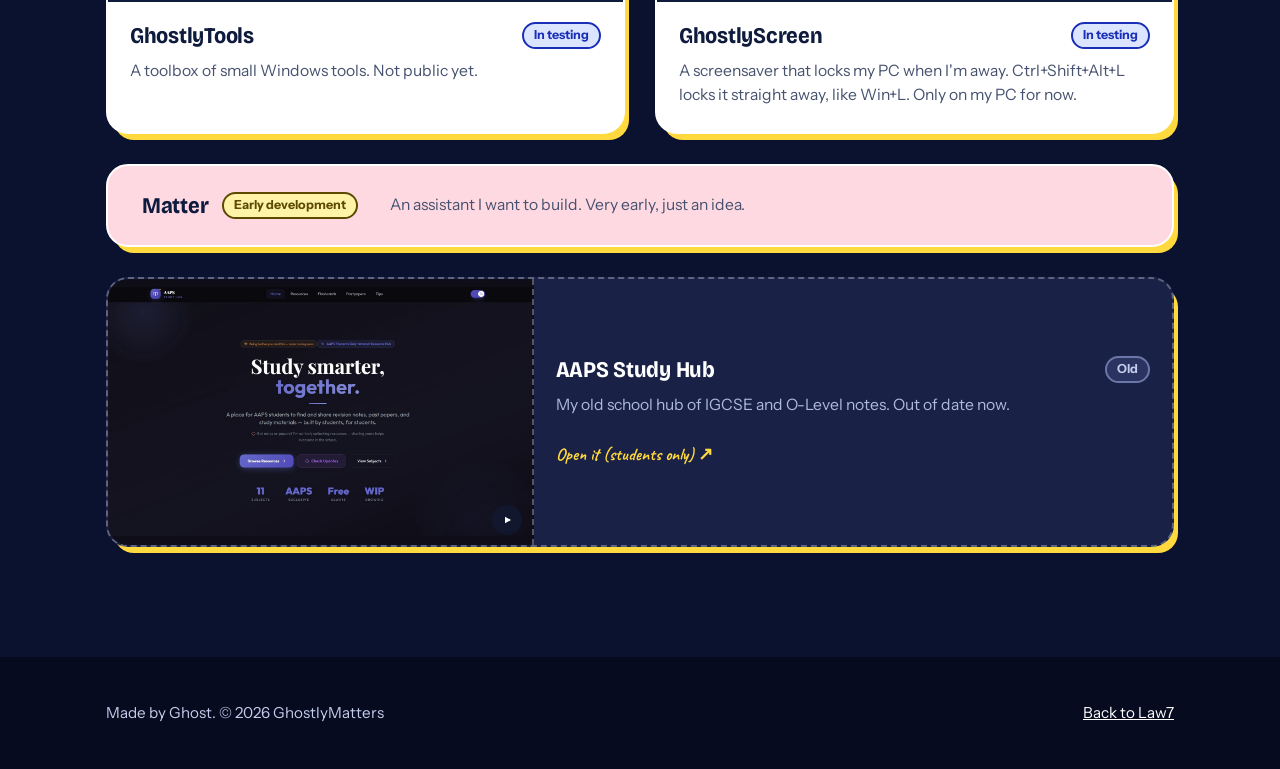
<file: projects.html>
<!doctype html>
<html lang="en">
<head>
<meta charset="utf-8">
<meta name="viewport" content="width=device-width,initial-scale=1,viewport-fit=cover">
<title>My other projects · Ghost</title>
<meta name="description" content="The other things I build besides Law7: a home server, a Discord community, a screensaver lock and more.">
<meta name="theme-color" content="#0B1230">
<link rel="icon" href="assets/favicon.svg" type="image/svg+xml">
<link rel="apple-touch-icon" href="assets/apple-touch-icon.png">
<link rel="preload" href="assets/fonts/display.woff2" as="font" type="font/woff2" crossorigin>
<link rel="stylesheet" href="css/site.css">
</head>
<body class="pj">
<div class="stars" aria-hidden="true"></div>
<header><div class="wrap pjtop">
  <a class="logo" href="index.html"><img src="assets/favicon.svg" alt="" width="32" height="32"><span>Law<b>7</b></span></a>
  <a class="back" href="index.html">Back to Law7</a>
</div></header>

<main id="top">
  <section class="pjhead"><div class="wrap">
    <span class="hand">the other room</span>
    <h1>My other projects</h1>
    <p>Law7 is the one I'm testing with you, but it's not all I make. These are the rest. Some are live, some are still being tested, and one is only an idea.</p>
  </div></section>
  <section aria-label="Projects"><div class="wrap">
    <div class="pgrid" id="pgrid"></div>
  </div></section>
</main>

<footer><div class="wrap"><span>Made by Ghost. © 2026 GhostlyMatters</span><a href="index.html">Back to Law7</a></div></footer>

<script src="js/config.js"></script>
<script src="js/projects.js"></script>
</body>
</html>
</file>
<file: css/site.css>
@font-face{font-family:"Bricolage";src:url(../assets/fonts/display.woff2) format("woff2");font-weight:200 800;font-stretch:75% 100%;font-display:swap}
@font-face{font-family:"Instrument";src:url(../assets/fonts/body.woff2) format("woff2");font-weight:400 700;font-stretch:75% 100%;font-display:swap}
@font-face{font-family:"Hand";src:url(../assets/fonts/ink.woff2) format("woff2");font-weight:500;font-display:swap}
@font-face{font-family:"Hand";src:url(../assets/fonts/ink-bold.woff2) format("woff2");font-weight:700;font-display:swap}

:root{
  --paper:#F4F7FD;--grid:#DCE5F6;--ink:#0F1B3D;--ink2:#46526F;--cobalt:#2A44F5;--hi:#FFD93D;--marker:#E8456B;--mint:#12A184;--night:#0B1230;--white:#fff;
  --display:"Bricolage","Segoe UI",system-ui,sans-serif;--body:"Instrument","Segoe UI",system-ui,sans-serif;--hand:"Hand","Segoe Print",cursive;
  --wrap:1180px;--pad:clamp(20px,5vw,56px)
}
*{box-sizing:border-box}
html{scroll-behavior:smooth;overflow-x:clip}
body{margin:0;background:var(--paper);color:var(--ink);font:400 clamp(1rem,.35vw + .94rem,1.125rem)/1.6 var(--body);overflow-x:clip;-webkit-font-smoothing:antialiased}
img,svg{display:block;max-width:100%}
[hidden]{display:none!important}
a{color:inherit}
h1,h2,h3{font-family:var(--display);line-height:1.04;margin:0;letter-spacing:-.012em;font-weight:720;font-stretch:90%}
p{margin:0}
.wrap{max-width:var(--wrap);margin:0 auto;padding:0 var(--pad)}
.sr{position:absolute;width:1px;height:1px;overflow:hidden;clip:rect(0 0 0 0);white-space:nowrap}
:focus-visible{outline:3px solid var(--cobalt);outline-offset:3px;border-radius:6px}

/* paper that drifts slower than the page */
.paper-grid{position:fixed;inset:-80px 0;z-index:-1;pointer-events:none;
  background-image:linear-gradient(var(--grid) 1px,transparent 1px),linear-gradient(90deg,var(--grid) 1px,transparent 1px);background-size:40px 40px;opacity:.55}

/* buttons */
.btn{display:inline-flex;align-items:center;gap:.55em;font:600 1rem/1 var(--body);padding:.95em 1.5em;border-radius:999px;border:2px solid var(--ink);text-decoration:none;cursor:pointer;transition:transform .15s,box-shadow .15s,background .15s;background:transparent;color:var(--ink)}
.btn:hover{transform:translateY(-2px)}
.btn.main{background:var(--cobalt);border-color:var(--cobalt);color:#fff;box-shadow:0 8px 0 -2px rgba(42,68,245,.28)}
.btn.main:hover{box-shadow:0 11px 0 -2px rgba(42,68,245,.28)}
.btn.small{padding:.7em 1.15em;font-size:.95rem}
.btn[disabled]{opacity:.55;cursor:default;transform:none}

/* top bar */
.bar{position:fixed;top:0;left:0;right:0;z-index:30;transition:background .2s,box-shadow .2s}
.bar.solid{background:rgba(244,247,253,.92);backdrop-filter:blur(10px);box-shadow:0 1px 0 var(--grid)}
.bar .wrap{display:flex;align-items:center;gap:24px;height:68px}
.logo{display:flex;align-items:center;gap:10px;font:720 1.2rem var(--display);font-stretch:88%;text-decoration:none;letter-spacing:-.02em}
.logo img{width:32px;height:32px;border-radius:9px}
.logo b{color:var(--cobalt);font-weight:780}
.bar nav{margin-left:auto;display:flex;gap:26px}
.bar nav a{text-decoration:none;font-weight:500;font-size:.97rem;color:var(--ink2)}
.bar nav a:hover{color:var(--ink)}
.bar .btn{margin-left:8px}
@media(max-width:760px){.bar nav{display:none}.bar .btn{margin-left:auto}}

/* hero */
.hero{position:relative;min-height:100svh;padding:112px 0 72px;display:flex;align-items:center}
.hero .wrap{display:grid;grid-template-columns:minmax(0,1.02fr) minmax(0,.98fr);gap:clamp(24px,5vw,72px);align-items:center;width:100%}
.hero h1{font-size:clamp(2.6rem,5.2vw,4.9rem);font-weight:780;font-stretch:88%;letter-spacing:-.018em}
.hero h1 span{display:block}
.hero .lede{margin-top:26px;font-size:clamp(1.1rem,1vw + .9rem,1.35rem);max-width:34em;color:var(--ink2);line-height:1.5}
.hero .ctas{margin-top:34px;display:flex;flex-wrap:wrap;gap:14px;align-items:center}
.slots{margin-top:30px;display:flex;align-items:center;gap:14px;font-weight:500;color:var(--ink2);font-size:.98rem}
.dots{display:flex;gap:6px}
.dots i{width:14px;height:14px;border-radius:50%;border:2px solid var(--cobalt);display:block}
.dots i.on{background:var(--cobalt)}
.deck{position:relative;aspect-ratio:560/470;width:100%;max-width:600px;justify-self:end}
.deck .board{position:absolute;inset:3% 4% 6% 2%;transform:rotate(-2.2deg);filter:drop-shadow(0 30px 40px rgba(15,27,61,.18))}
.deck .float{position:absolute;will-change:transform}
.deck .f-pen{width:46%;right:-7%;top:-5%;z-index:3}
.deck .f-hl{width:36%;left:-8%;bottom:4%;z-index:3}
.deck .f-note{width:25%;right:-8%;top:27%;z-index:3}
@media(max-width:900px){
  .hero{padding:96px 0 100px;min-height:0}.hero .wrap{grid-template-columns:1fr}.deck{justify-self:center;max-width:520px;margin-top:20px}
  .deck .f-pen{right:-2%;top:-9%;width:40%}.deck .f-hl{left:-2%;bottom:-5%;width:30%}.deck .f-note{left:-3%;right:auto;top:-13%;width:21%}
}
/* the one orchestrated moment: the page writes itself */
.draw{stroke-dasharray:1;stroke-dashoffset:1;animation:draw .9s cubic-bezier(.5,.1,.2,1) forwards;animation-delay:var(--d,0s)}
@keyframes draw{to{stroke-dashoffset:0}}
.pop{opacity:0;transform:translateY(8px);animation:pop .55s ease forwards;animation-delay:var(--d,0s)}
@keyframes pop{to{opacity:1;transform:none}}
.scribble{font-family:var(--hand)}

/* the pinned scene */
.pin{position:relative;height:calc(100svh + var(--steps) * 66svh)}
.pin-stick{position:sticky;top:0;height:100svh;display:flex;flex-direction:column;justify-content:center;padding:84px 0 28px}
.pin-head{text-align:left;max-width:var(--wrap);margin:0 auto;width:100%;padding:0 var(--pad)}
.pin-head h2{font-size:clamp(1.9rem,4.2vw,3.4rem);max-width:15em}
.stage{width:min(100% - 2*var(--pad),980px);margin:clamp(14px,2.2vh,28px) auto 0;background:#fff;border-radius:22px;border:2px solid var(--ink);box-shadow:10px 12px 0 -2px var(--ink);position:relative;overflow:hidden;
  background-image:linear-gradient(#E6ECF8 1px,transparent 1px);background-size:100% 46px;background-position:0 20px}
.stage svg{width:100%;height:auto;max-height:42svh}
.note{margin:0 clamp(14px,3vw,30px) clamp(14px,2.4vh,26px);padding:12px 16px 12px 16px;background:var(--hi);border-radius:6px 6px 14px 6px;transform:rotate(-.8deg);box-shadow:3px 4px 0 rgba(15,27,61,.18);display:flex;gap:12px;align-items:baseline;min-height:3.2em}
.note b{font:700 .8rem/1 var(--body);background:var(--ink);color:#fff;padding:.38em .65em;border-radius:99px;flex:none;position:relative;top:-.15em}
.note span{font:500 clamp(1.25rem,2.2vw,1.65rem)/1.2 var(--hand);color:var(--ink)}
.ctl{width:min(100% - 2*var(--pad),980px);margin:18px auto 0;display:flex;align-items:center;gap:10px;flex-wrap:wrap}
.ctl button{width:46px;height:46px;border-radius:50%;border:2px solid var(--ink);background:#fff;color:var(--ink);display:grid;place-items:center;cursor:pointer;transition:transform .12s,background .12s;padding:0}
.ctl button:hover{transform:translateY(-2px);background:var(--hi)}
.ctl button.play{background:var(--ink);color:#fff;width:56px;height:56px}
.ctl button.play:hover{background:var(--cobalt)}
.ctl svg{width:20px;height:20px;max-height:none}
.ctl input[type=range]{flex:1;min-width:140px;accent-color:var(--cobalt);height:28px}
.ctl .count{font-weight:600;font-size:.95rem;color:var(--ink2);min-width:7.5em;text-align:right}
.no-pin .pin{height:auto}.no-pin .pin-stick{position:static;height:auto;padding:90px 0 60px}

/* features: a notebook with a margin */
.how{padding:clamp(80px,12vw,150px) 0 40px}
.how h2{font-size:clamp(2rem,4.6vw,3.8rem);max-width:13em}
.rows{margin-top:clamp(40px,7vw,90px);display:grid;gap:clamp(56px,9vw,120px)}
.row{display:grid;grid-template-columns:minmax(0,1fr) minmax(0,1fr);gap:clamp(24px,6vw,90px);align-items:center}
.row:nth-child(even) .vis{order:-1}
.row h3{font-size:clamp(1.55rem,2.7vw,2.25rem)}
.row p{margin-top:14px;color:var(--ink2);max-width:30em}
.row .tag{display:inline-block;margin-top:18px;font:700 1.35rem/1 var(--hand);color:var(--cobalt);transform:rotate(-2deg)}
.vis{position:relative;will-change:transform}
.vis svg{width:100%;height:auto;max-width:480px;margin:0 auto;filter:drop-shadow(0 18px 24px rgba(15,27,61,.12))}
@media(max-width:820px){.row{grid-template-columns:1fr}.row:nth-child(even) .vis{order:0}}

/* who it is for: the one dark scene */
.who{background:var(--night);color:#fff;padding:clamp(90px,13vw,170px) 0;position:relative;overflow:hidden;margin-top:clamp(70px,10vw,130px)}
.who::before{content:"";position:absolute;inset:0;background-image:linear-gradient(rgba(255,255,255,.06) 1px,transparent 1px),linear-gradient(90deg,rgba(255,255,255,.06) 1px,transparent 1px);background-size:40px 40px}
.who .wrap{position:relative;display:grid;grid-template-columns:minmax(0,1.1fr) minmax(0,.9fr);gap:clamp(30px,6vw,90px);align-items:center}
.who h2{font-size:clamp(2.1rem,4.8vw,4rem)}
.who p{margin-top:20px;color:#C3CCEA;max-width:32em}
.subjects{display:flex;flex-wrap:wrap;gap:10px;margin-top:28px;padding:0;list-style:none}
.subjects li{padding:.55em 1.05em;border:2px solid rgba(255,255,255,.28);border-radius:999px;font-weight:500;font-size:.98rem}
.subjects li:nth-child(3n+1){border-color:var(--hi);color:var(--hi)}
.subjects li:nth-child(3n+2){border-color:#8FA2FF;color:#C9D2FF}
.who .scrawl{font-family:var(--hand);font-weight:700;font-size:clamp(1.8rem,3.4vw,2.8rem);line-height:1.1;color:var(--hi);transform:rotate(-3deg);max-width:9em}
.who .scrawl small{display:block;margin-top:18px;font:500 1.05rem/1.5 var(--body);color:#C3CCEA;transform:none}
@media(max-width:820px){.who .wrap{grid-template-columns:1fr}}

/* the test */
.test{padding:clamp(80px,12vw,150px) 0 40px}
.test h2{font-size:clamp(2rem,4.6vw,3.8rem);max-width:14em}
.test .sub{margin-top:16px;color:var(--ink2);max-width:36em}
.spots{margin-top:34px;display:flex;align-items:center;gap:16px;flex-wrap:wrap}
.spots .dots i{width:24px;height:24px;border-width:3px}
.spots strong{font:720 1.15rem var(--display)}
.path{margin:clamp(40px,6vw,70px) 0 0;padding:0;list-style:none;display:grid;grid-template-columns:repeat(4,minmax(0,1fr));gap:0;counter-reset:s;position:relative}
.path li{position:relative;padding:34px 22px 0 0;counter-increment:s}
.path li::before{content:counter(s);position:absolute;top:-4px;left:0;width:34px;height:34px;border-radius:50%;background:var(--ink);color:#fff;font:700 .95rem/34px var(--display);text-align:center;z-index:1}
.path li::after{content:"";position:absolute;top:13px;left:34px;right:0;border-top:3px dashed var(--cobalt);opacity:.5}
.path li:last-child::after{display:none}
.path h3{font-size:1.25rem;padding-top:14px}
.path p{margin-top:8px;color:var(--ink2);font-size:.98rem;line-height:1.5}
@media(max-width:860px){.path{grid-template-columns:1fr;gap:26px}.path li{padding:0 0 0 54px}.path li::before{top:0}.path li::after{top:38px;bottom:-26px;left:16px;right:auto;border-top:0;border-left:3px dashed var(--cobalt)}.path h3{padding-top:4px}}

/* apply */
.apply{padding:clamp(60px,9vw,120px) 0}
.apply .card{background:#fff;border:2px solid var(--ink);border-radius:26px;box-shadow:10px 12px 0 -2px var(--ink);padding:clamp(24px,5vw,56px);display:grid;grid-template-columns:minmax(0,.85fr) minmax(0,1.15fr);gap:clamp(24px,5vw,64px)}
.apply h2{font-size:clamp(1.9rem,3.8vw,3rem)}
.apply .card>div>p{margin-top:14px;color:var(--ink2)}
form{display:grid;gap:16px}
label{display:grid;gap:6px;font-weight:600;font-size:.95rem}
label small{font-weight:400;color:var(--ink2)}
input,select,textarea{font:400 1rem/1.4 var(--body);padding:.8em 1em;border:2px solid #B8C4E4;border-radius:12px;background:#fff;color:var(--ink);width:100%}
input:focus,select:focus,textarea:focus{outline:none;border-color:var(--cobalt);box-shadow:0 0 0 4px rgba(42,68,245,.15)}
textarea{min-height:104px;resize:vertical}
.two{display:grid;grid-template-columns:1fr 1fr;gap:16px}
.msg{padding:14px 16px;border-radius:12px;font-weight:500}
.msg.ok{background:#E3F7F1;color:#0A5F4D}.msg.warn{background:#FFF3C4;color:#6B5200}
.msg pre{white-space:pre-wrap;font:400 .92rem/1.5 var(--body);margin:10px 0 0}
.fine{font-size:.88rem;color:var(--ink2)}
@media(max-width:860px){.apply .card{grid-template-columns:1fr}.two{grid-template-columns:1fr}}

/* questions */
.faq{padding:30px 0 clamp(80px,10vw,130px)}
.faq h2{font-size:clamp(1.8rem,3.6vw,2.8rem)}
.faq details{border-bottom:2px solid var(--grid);padding:18px 0}
.faq details:first-of-type{margin-top:26px;border-top:2px solid var(--grid)}
.faq summary{cursor:pointer;font:650 1.15rem var(--display);font-stretch:92%;list-style:none;display:flex;justify-content:space-between;gap:20px}
.faq summary::-webkit-details-marker{display:none}
.faq summary::after{content:"+";font:500 1.6rem/1 var(--body);color:var(--cobalt);transition:transform .2s}
.faq details[open] summary::after{transform:rotate(45deg)}
.faq details p{margin-top:12px;color:var(--ink2);max-width:46em}
.faq .col{max-width:820px}

footer{background:var(--ink);color:#C3CCEA;padding:44px 0;font-size:.95rem}
footer .wrap{display:flex;flex-wrap:wrap;gap:16px 40px;justify-content:space-between;align-items:center}
footer a{color:#fff}

@media(prefers-reduced-motion:reduce){
  html{scroll-behavior:auto}.draw{animation:none;stroke-dashoffset:0}.pop{animation:none;opacity:1;transform:none}.btn,.ctl button{transition:none}
}

.spamnote{background:#FFE24A;color:#3a2e00;border:3px solid #1b1b1b;border-radius:14px;padding:16px 18px;font-size:1.05rem;line-height:1.45;box-shadow:0 4px 0 #1b1b1b}
.spamnote strong{display:block;font-size:1.2rem;margin-bottom:4px}
.spamnote[hidden],#whereRow[hidden]{display:none}
label.check{display:flex;gap:12px;align-items:flex-start;font-weight:600;cursor:pointer}
label.check input{width:22px;height:22px;margin-top:2px;flex:none}
label.check small{display:block;margin-top:2px}
.msg.ok .spamnote{margin-top:12px}


/* scroll cue at the bottom of the first screen */
.cue{position:absolute;left:50%;bottom:22px;transform:translateX(-50%);display:flex;align-items:center;gap:12px;text-decoration:none;font-weight:600;font-size:.95rem;color:var(--ink2);padding:9px 18px 9px 12px;border-radius:999px;background:rgba(255,255,255,.82);border:2px solid var(--grid);transition:opacity .3s,transform .3s}
.cue:hover{color:var(--ink);border-color:var(--ink)}
.cue.gone{opacity:0;pointer-events:none;transform:translateX(-50%) translateY(10px)}
.cue .mouse{width:20px;height:30px;border:2.5px solid var(--ink);border-radius:12px;position:relative;flex:none}
.cue .mouse i{position:absolute;left:50%;top:6px;width:4px;height:7px;margin-left:-2px;border-radius:2px;background:var(--cobalt);animation:wheel 1.6s ease-in-out infinite}
@keyframes wheel{0%{transform:translateY(0);opacity:1}70%{transform:translateY(9px);opacity:0}100%{opacity:0}}
@media(max-height:620px){.cue{display:none}}

/* the pinned scene: one picture, one big word that says what to do */
.pin-head h2{font-size:clamp(1.8rem,3.6vw,2.9rem)}
.stage{flex:none}
.stage svg{max-height:44svh}
.bigscroll{position:absolute;inset:0;display:flex;flex-direction:column;align-items:center;justify-content:center;gap:6px;background:rgba(255,255,255,.9);color:var(--ink);transition:opacity .45s,visibility .45s;z-index:2;cursor:default;pointer-events:none}
.bigscroll b{font:800 clamp(3.4rem,11vw,8rem)/.9 var(--display);font-stretch:80%;letter-spacing:-.02em;text-transform:uppercase}
.bigscroll svg{width:clamp(34px,5vw,56px);height:auto;color:var(--cobalt);animation:bob 1.25s ease-in-out infinite}
@keyframes bob{0%,100%{transform:translateY(-6px)}50%{transform:translateY(10px)}}
.stage.go .bigscroll{opacity:0;visibility:hidden}
.ctl{margin-top:16px}
.ctl input[type=range]{height:24px}
.no-pin .bigscroll{display:none}
@media(prefers-reduced-motion:reduce){.bigscroll svg{animation:none}}

/* my other projects */
.pgrid{margin-top:clamp(36px,6vw,64px);display:grid;grid-template-columns:repeat(12,minmax(0,1fr));gap:clamp(18px,2.4vw,30px);align-items:stretch}
.pcard{position:relative;display:flex;flex-direction:column;background:#fff;border:2px solid var(--ink);border-radius:22px;box-shadow:6px 8px 0 -2px var(--ink);text-decoration:none;color:inherit;overflow:hidden;transition:transform .18s,box-shadow .18s}
.pcard.link:hover{transform:translate(-2px,-4px);box-shadow:9px 13px 0 -2px var(--ink)}
.pcard.base{grid-column:1/-1;flex-direction:row;align-items:center;gap:clamp(20px,4vw,56px);padding:clamp(24px,3.4vw,40px);background:var(--ink);color:#fff;border-color:var(--ink);box-shadow:6px 8px 0 -2px var(--cobalt)}
.pcard.base .pbody{flex:1.3}
.pcard.base h3{font-size:clamp(1.7rem,3vw,2.4rem)}
.pcard.base p{color:#C9D3F5;max-width:34em}
.pcard.base .ptags li{background:rgba(255,255,255,.08);border-color:rgba(255,255,255,.2);color:#DCE5FF}
.bbus{flex:1;display:flex;align-items:center;gap:0;min-width:0}
.bbus .core{flex:none;display:grid;place-items:center;width:84px;height:84px;border-radius:20px;background:var(--hi);color:var(--ink);font:800 1rem/1 var(--head);border:2px solid #fff;transform:rotate(-3deg)}
.bbus ul{list-style:none;margin:0;padding:0 0 0 26px;display:flex;flex-direction:column;gap:10px;border-left:3px dashed rgba(255,255,255,.35);margin-left:-2px;flex:1}
.bbus li{position:relative;font:700 .92rem/1 var(--body);padding:.62em 1em;border-radius:12px;background:rgba(255,255,255,.1);border:2px solid rgba(255,255,255,.22);align-self:flex-start}
.bbus li::before{content:"";position:absolute;left:-28px;top:50%;width:26px;border-top:3px dashed rgba(255,255,255,.35)}
.bbus li.more{background:none;border-style:dashed;color:#9FB0EA}
.pcard.wide{grid-column:span 7}.pcard.half{grid-column:span 5}.pcard.six{grid-column:span 6}.pcard.strip{grid-column:1/-1}.pcard.old{grid-column:1/-1;flex-direction:row;background:#F3F5FB;border-style:dashed;box-shadow:none}
.pmedia{background:var(--tint,#DCE5FF);border-bottom:2px solid var(--ink);display:block;line-height:0;overflow:hidden}
.pmedia img,.pmedia video{width:100%;display:block;aspect-ratio:16/10;object-fit:cover;object-position:top}
.pcard.old .pmedia{flex:none;width:40%;border-bottom:0;border-right:2px dashed var(--ink);display:grid;place-items:center}
.pcard.old h3{color:var(--ink2)}
.pcard.old .pmedia{filter:saturate(.7)}
.pbody{display:flex;flex-direction:column;flex:1;padding:20px 22px 24px}
.ptop{display:flex;align-items:center;justify-content:space-between;gap:12px;flex-wrap:wrap}
.pcard h3{font-size:1.4rem}
.pcard p{margin-top:10px;color:var(--ink2);font-size:.98rem;line-height:1.55}
.pst{font:700 .78rem/1 var(--body);padding:.42em .8em;border-radius:99px;border:2px solid var(--ink);white-space:nowrap}
.pst.ok{background:#D4F4EC;color:#0A5F4D;border-color:#0A5F4D}
.pst.build{background:#DCE5FF;color:#1A2FB8;border-color:#1A2FB8}
.pst.proto{background:#FFD9E2;color:#9B1D3C;border-color:#9B1D3C}
.pst.plan{background:#FFF3A8;color:#5C4A00;border-color:#5C4A00}
.pst.old{background:#E4E7F0;color:#4A5370;border-color:#4A5370}
.ptags{display:flex;flex-wrap:wrap;gap:8px;margin:16px 0 0;padding:0;list-style:none}
.ptags li{font:600 .82rem/1 var(--body);padding:.5em .85em;border-radius:99px;background:var(--paper);border:2px solid var(--grid);color:var(--ink2)}
.pgo{display:inline-block;margin-top:14px;font:700 1.1rem/1 var(--hand);color:var(--cobalt)}
@media(max-width:980px){.pcard.wide,.pcard.half{grid-column:1/-1}.pcard.six{grid-column:span 6}.pcard.strip{grid-column:1/-1}.pcard.old{grid-column:1/-1}.pcard.base{flex-direction:column;align-items:flex-start}.bbus{width:100%}}
@media(max-width:640px){.pcard.six,.pcard.strip{grid-column:1/-1}.pcard.old{flex-direction:column}.pcard.old .pmedia{width:100%;border-right:0;border-bottom:2px dashed var(--ink)}.bbus .core{width:68px;height:68px}}
@media(prefers-reduced-motion:reduce){.cue .mouse i,.hint.nudge .arr{animation:none}.pcard{transition:none}}

/* a handwritten aside */
.aside{display:inline-block;margin:16px 0 0;font:700 1.55rem/1 var(--hand);color:var(--marker);transform:rotate(-2deg)}

.small-sub{margin-top:14px;max-width:34em;color:var(--ink2)}
.next{padding:clamp(60px,9vw,110px) 0 10px}
.next h2{font-size:clamp(1.9rem,4vw,3.2rem);max-width:14em}
.road{margin-top:clamp(28px,4vw,48px);display:grid;grid-template-columns:repeat(4,minmax(0,1fr));gap:0;position:relative}
.road article{position:relative;padding:22px 20px 8px 0}
.road article::before{content:"";position:absolute;left:0;right:0;top:8px;border-top:3px dashed #B8C4E4}
.road article::after{content:"";position:absolute;left:0;top:0;width:18px;height:18px;border-radius:50%;background:var(--cobalt);border:3px solid #fff;box-shadow:0 0 0 2px var(--ink)}
.road article:first-child::after{background:var(--mint)}
.road article b{display:inline-block;margin-top:18px;font:700 1.35rem/1 var(--hand);color:var(--marker)}
.road h3{margin-top:6px;font-size:1.15rem}
.road p{margin-top:6px;color:var(--ink2);font-size:.95rem;line-height:1.5}
@media(max-width:820px){.road{grid-template-columns:1fr;gap:6px}.road article{padding:6px 0 14px 34px}.road article::before{left:8px;right:auto;top:0;bottom:0;border-top:0;border-left:3px dashed #B8C4E4}.road article::after{top:8px}.road article b{margin-top:0}}

/* ===== v3: showcase, pad, tools, story ===== */
html.lock{overflow:hidden}
.bar{padding-top:env(safe-area-inset-top)}
.bar .wrap{padding-left:max(var(--pad),env(safe-area-inset-left));padding-right:max(var(--pad),env(safe-area-inset-right))}
.menub{display:none;margin-left:8px;width:46px;height:46px;border-radius:50%;border:2px solid var(--ink);background:#fff;cursor:pointer;padding:0;place-items:center;align-content:center;gap:6px}
.menub i{display:block;width:20px;height:2.5px;border-radius:2px;background:var(--ink);transition:transform .2s}
.menub[aria-expanded=true] i:first-child{transform:translateY(4.2px) rotate(45deg)}.menub[aria-expanded=true] i:last-child{transform:translateY(-4.2px) rotate(-45deg)}
.menup{position:absolute;left:0;right:0;top:100%;background:rgba(244,247,253,.98);backdrop-filter:blur(12px);border-bottom:2px solid var(--ink);padding:8px max(var(--pad),env(safe-area-inset-left)) 18px;display:grid;gap:2px}
.menup a{display:block;padding:14px 4px;font:600 1.15rem var(--display);text-decoration:none;border-bottom:1px solid var(--grid)}
.menup a:last-child{border:0}
@media(max-width:1020px){.bar nav{display:none}.menub{display:grid}.bar .btn{margin-left:auto}}

/* how: six pages that write themselves */
.how{padding:clamp(80px,12vw,140px) 0 0}
.how-head h2{font-size:clamp(2.1rem,4.8vw,4rem);max-width:13em}
.how-head p{margin-top:18px;font:700 1.5rem/1.2 var(--hand);color:var(--marker);transform:rotate(-1.2deg);display:inline-block}
.chaps{margin-top:clamp(10px,3vw,30px)}
.chap{position:relative;height:calc(100svh + 72svh);--tint:#FFF3A8}
.chap-in{position:sticky;top:0;height:100svh;max-width:var(--wrap);margin:0 auto;padding:78px var(--pad) 28px;display:grid;grid-template-columns:minmax(0,.78fr) minmax(0,1.22fr);gap:clamp(24px,5vw,80px);align-items:center}
.chap:nth-child(even) .ct{order:2}
.ct h3{font-size:clamp(1.8rem,3.1vw,2.7rem);max-width:12em}
.ct p{margin-top:16px;color:var(--ink2);max-width:30em}
.chips{list-style:none;margin:22px 0 0;padding:0;display:flex;flex-wrap:wrap;gap:8px}
.chips li{padding:.5em .95em;border-radius:999px;border:2px solid var(--ink);background:#fff;font:600 .9rem/1 var(--body)}
.sc{position:relative;display:grid;place-items:center;isolation:isolate}
.sc::before{content:"";position:absolute;inset:-6% -4%;z-index:-1;border-radius:46% 54% 50% 50%/52% 46% 54% 48%;background:var(--tint);opacity:.9;transition:transform .8s ease}
.chap:nth-child(even) .sc::before{border-radius:52% 48% 44% 56%/46% 54% 46% 54%}
.chap.on .sc::before{transform:rotate(3deg) scale(1.02)}
.sc svg{width:100%;height:auto;max-height:70svh;filter:drop-shadow(0 22px 28px rgba(15,27,61,.16))}
.sc .hw{font-family:var(--hand)}.sc .ui{font-family:var(--body)}
html.still .chap,html.still .chap-in{height:auto}
html.still .chap-in{position:static;padding-top:48px;padding-bottom:48px}
@media(max-width:900px){
  .chap{height:calc(100svh + 58svh)}
  .chap-in{grid-template-columns:1fr;grid-template-rows:auto auto;align-content:center;gap:16px;padding-top:84px;padding-bottom:20px}
  .chap .sc{order:-1!important}.chap:nth-child(even) .ct{order:0}
  .sc svg{max-height:38svh}
  .ct h3{font-size:clamp(1.55rem,6vw,2.1rem)}
  .ct p{font-size:1rem;margin-top:10px}.chips{margin-top:14px;gap:6px}.chips li{font-size:.82rem;padding:.45em .8em}
}
@media(max-height:560px){.chap,.chap-in{height:auto}.chap-in{position:static;padding:56px var(--pad)}}

/* try the pen */
.try{padding:clamp(70px,10vw,130px) 0 20px}
.try .wrap{display:grid;grid-template-columns:minmax(0,.8fr) minmax(0,1.2fr);gap:clamp(26px,5vw,70px);align-items:center}
.try h2{font-size:clamp(2rem,4.2vw,3.4rem);max-width:9em}
.try-copy>p{margin-top:16px;color:var(--ink2);max-width:28em}
.try-fine{font:700 1.4rem/1.15 var(--hand)!important;color:var(--cobalt)!important;transform:rotate(-1.5deg);display:inline-block}
.padwrap{background:#fff;border:2px solid var(--ink);border-radius:24px;box-shadow:10px 12px 0 -2px var(--ink);padding:14px}
.padbar{display:flex;align-items:center;gap:8px;padding:0 2px 12px}
.padspace{flex:1}
.padbar .tl{all:unset;box-sizing:border-box;min-height:44px;display:inline-flex;align-items:center;cursor:pointer;font:600 .92rem/1 var(--body);padding:0 1.1em;border-radius:999px;border:2px solid #B8C4E4;background:#fff;color:var(--ink2);transition:background .15s}
.padbar .tl:hover{background:var(--hi);border-color:var(--ink);color:var(--ink)}
.padbar .tl:focus-visible{outline:3px solid var(--cobalt);outline-offset:3px}
.sw{display:flex;gap:6px}
.sw button{all:unset;box-sizing:border-box;width:44px;height:44px;border-radius:50%;cursor:pointer;display:grid;place-items:center}
.sw button::before{content:"";width:26px;height:26px;border-radius:50%;background:var(--c);border:2px solid var(--ink);transition:transform .12s}
.sw button.on::before{box-shadow:0 0 0 3px #fff,0 0 0 5px var(--ink)}
.sw button:focus-visible{outline:3px solid var(--cobalt);outline-offset:-2px}
.padbox{position:relative;border-radius:14px;overflow:hidden;border:2px solid #D3DCF0;background-color:#FFFEFA;background-image:radial-gradient(#C9D3EA 1.4px,transparent 1.6px);background-size:26px 26px}
#pad{display:block;width:100%;height:auto;aspect-ratio:800/520;touch-action:none;cursor:crosshair;-webkit-user-select:none;user-select:none;-webkit-touch-callout:none}
.padhint{position:absolute;inset:0;display:grid;place-items:center;pointer-events:none;transition:opacity .3s}
.padhint span{font:700 clamp(1.6rem,4vw,2.6rem)/1 var(--hand);color:#B9C4E2;transform:rotate(-3deg)}
.padhint.gone{opacity:0}
@media(max-width:900px){.try .wrap{grid-template-columns:1fr}.padwrap{box-shadow:6px 8px 0 -2px var(--ink)}}

/* tools */
.small{padding:clamp(60px,9vw,110px) 0 10px}
.small h2{font-size:clamp(1.9rem,4vw,3.2rem);max-width:14em}
.small-sub{margin-top:14px;max-width:34em;color:var(--ink2)}
.tiles{margin-top:clamp(26px,4vw,46px);display:grid;grid-template-columns:repeat(3,minmax(0,1fr));gap:18px}
.tile{all:unset;box-sizing:border-box;position:relative;display:flex;flex-direction:column;background:#fff;border:2px solid var(--ink);border-radius:20px;overflow:hidden;cursor:pointer;box-shadow:0 7px 0 -2px rgba(15,27,61,.9);transition:transform .18s,box-shadow .18s}
.tile:hover{transform:translateY(-4px);box-shadow:0 11px 0 -2px rgba(15,27,61,.9)}
.tile:focus-visible{outline:3px solid var(--cobalt);outline-offset:4px}
.tmedia{display:block;aspect-ratio:16/10;overflow:hidden;position:relative;border-bottom:2px solid var(--ink)}
.tmedia.shot img{width:100%;height:100%;object-fit:cover;object-position:top left}
.tsc{display:block;position:absolute;inset:8% 10%}
.tsc svg{width:100%;height:100%}
.tsc .hw{font-family:var(--hand)}.tsc .ui{font-family:var(--body)}
.tbody{display:block;padding:14px 16px 18px}
.tbody strong{display:block;font:720 1.12rem/1.2 var(--display)}
.tbody span{display:block;margin-top:6px;color:var(--ink2);font-size:.93rem;line-height:1.45}
.tgo{position:absolute;right:12px;top:12px;padding:.4em .85em;border-radius:999px;background:var(--ink);color:#fff;font:600 .8rem/1 var(--body);opacity:0;transform:translateY(-4px);transition:.18s}
.tile:hover .tgo,.tile:focus-visible .tgo{opacity:1;transform:none}
@media(max-width:980px){.tiles{grid-template-columns:repeat(2,minmax(0,1fr))}}
@media(max-width:560px){.tiles{grid-template-columns:1fr;gap:14px}.tgo{opacity:1;transform:none}}
@media(hover:none){.tgo{opacity:1;transform:none}.tile:hover{transform:none;box-shadow:0 7px 0 -2px rgba(15,27,61,.9)}}

/* tool popup */
.tdlg{border:2px solid var(--ink);border-radius:26px;padding:0;width:min(1240px,96vw);max-height:92svh;background:#fff;color:var(--ink);box-shadow:0 30px 80px rgba(11,18,48,.4);overflow:hidden}
.tdlg::backdrop{background:rgba(11,18,48,.6);backdrop-filter:blur(3px)}
.tdlg[open]{animation:dlgin .28s cubic-bezier(.2,.9,.3,1)}
@keyframes dlgin{from{opacity:0;transform:translateY(18px) scale(.97)}to{opacity:1;transform:none}}
.tdlg-in{display:grid;grid-template-columns:minmax(0,1.3fr) minmax(0,.7fr);max-height:92svh}
.tdlg-media{position:relative;display:grid;place-items:center;padding:clamp(14px,2.4vw,28px);min-height:260px;border-right:2px solid var(--ink)}
.tdlg-media video{width:100%;height:auto;max-height:78svh;object-fit:contain;border-radius:14px;border:2px solid var(--ink);background:#13102a;box-shadow:0 14px 30px rgba(15,27,61,.25)}
.tdlg-media svg{width:100%;height:auto;max-height:70svh;filter:drop-shadow(0 14px 18px rgba(15,27,61,.15))}
.tdlg-media .hw{font-family:var(--hand)}.tdlg-media .ui{font-family:var(--body)}
.tdlg-txt{padding:clamp(20px,3vw,34px);overflow:auto;-webkit-overflow-scrolling:touch}
.tdlg-txt h3{font-size:clamp(1.6rem,2.6vw,2.2rem);padding-right:40px}
.tdlg-lead{margin-top:12px;color:var(--ink2)}
.tdlg-txt h4{margin:22px 0 8px;font:700 1.05rem var(--hand);color:var(--marker);font-size:1.35rem}
.tdlg-txt ul{margin:0;padding:0;list-style:none;display:grid;gap:9px}
.tdlg-txt li{position:relative;padding-left:26px;font-size:.97rem;line-height:1.45}
.tdlg-txt li::before{content:"";position:absolute;left:2px;top:.5em;width:12px;height:7px;border-left:3px solid var(--mint);border-bottom:3px solid var(--mint);transform:rotate(-45deg)}
.tdlg-atlas{margin-top:20px;padding:14px 16px;border-radius:14px;background:#EAF0FF;border-left:6px solid var(--cobalt);font-size:.95rem;line-height:1.5}
.tdlg-next{margin-top:20px}
.tdlg-x{position:absolute;right:12px;top:12px;z-index:3;width:46px;height:46px;border-radius:50%;border:2px solid var(--ink);background:#fff;font:700 1.1rem var(--body);cursor:pointer}
.tdlg-x:hover{background:var(--hi)}
@media(max-width:820px){
  .tdlg{width:100vw;max-width:100vw;max-height:94svh;margin:auto 0 0;border-radius:26px 26px 0 0;border-bottom:0}
  .tdlg-in{display:block;max-height:94svh;overflow-y:auto;overscroll-behavior:contain}
  .tdlg-media{border-right:0;border-bottom:2px solid var(--ink);min-height:0;display:block;padding:56px 14px 14px}
  .tdlg-media video,.tdlg-media svg{display:block;margin:0 auto;max-height:38svh;width:100%}
  .tdlg-txt{overflow:visible;padding-bottom:max(26px,env(safe-area-inset-bottom))}
  .tdlg-x{background:#fff}
}

/* story */
.story{padding:clamp(80px,11vw,140px) 0 20px}
.story .wrap{display:grid;grid-template-columns:minmax(0,1.1fr) minmax(0,.9fr);gap:clamp(30px,6vw,86px);align-items:start}
.letter{position:relative;background:#FFFEF7;border:2px solid var(--ink);border-radius:6px 22px 6px 22px;padding:clamp(26px,4vw,48px);box-shadow:10px 12px 0 -2px var(--hi),10px 12px 0 0 var(--ink);transform:rotate(-1deg);background-image:linear-gradient(transparent 31px,#E7EEFB 32px);background-size:100% 32px}
.letter h2{font-size:clamp(2rem,4vw,3.2rem);margin-bottom:18px;background:#FFFEF7;display:inline-block}
.letter p{margin:0 0 15px;font-size:clamp(1.02rem,.5vw + .95rem,1.18rem);line-height:32px;color:var(--ink);background:linear-gradient(#FFFEF7,#FFFEF7);}
.letter .sign{font:700 clamp(2.4rem,5vw,3.4rem)/1 var(--hand);color:var(--cobalt);transform:rotate(-4deg);display:inline-block;margin:6px 0 0;line-height:1.1}
.tape{position:absolute;left:50%;top:-16px;width:110px;height:32px;background:rgba(255,217,61,.85);transform:translateX(-50%) rotate(3deg);border-left:2px dashed rgba(15,27,61,.2);border-right:2px dashed rgba(15,27,61,.2)}
.story-side h3{font-size:clamp(1.5rem,2.6vw,2.1rem)}
.promise{list-style:none;margin:18px 0 0;padding:0;display:grid;gap:14px}
.promise li{position:relative;padding:16px 18px 16px 58px;background:#fff;border:2px solid var(--grid);border-radius:16px;line-height:1.5;color:var(--ink2)}
.promise li b{color:var(--ink)}
.promise li::before{content:"";position:absolute;left:18px;top:18px;width:26px;height:26px;border-radius:50%;background:var(--mint)}
.promise li::after{content:"";position:absolute;left:26px;top:25px;width:10px;height:5.5px;border-left:3px solid #fff;border-bottom:3px solid #fff;transform:rotate(-45deg)}
.made{margin-top:26px;font:700 1.4rem/1 var(--hand);color:var(--marker)}
.story-side .subjects{margin-top:12px}
@media(max-width:900px){.story .wrap{grid-template-columns:1fr}.letter{transform:none}}

/* hover-free devices */
@media(hover:none){.btn:hover{transform:none}}
/* big touch targets everywhere */
.btn,.faq summary,.cue{min-height:44px}
/* tablets in portrait */
@media(min-width:700px) and (max-width:1020px){
  .hero{min-height:auto;padding-top:120px}
  .hero .wrap{grid-template-columns:1fr;gap:34px}.deck{justify-self:center}

}
.story-side .subjects li{border:2px solid var(--ink);background:#fff;color:var(--ink);font-weight:600}
.story-side .subjects li:nth-child(3n+1){background:var(--hi);border-color:var(--ink);color:var(--ink)}
.story-side .subjects li:nth-child(3n+2){background:#DCE5FF;border-color:var(--ink);color:var(--ink)}

/* old card: portrait picture on the left */

.pcard.nopic{background:var(--tint,#DCE5FF)}
footer{margin-top:0}
/* the projects page: a different room (night) */
body.pj{background:var(--night);color:#fff}
.pj .pjtop{display:flex;align-items:center;justify-content:space-between;gap:16px;height:72px}
.pj .pjtop a{color:#fff;text-decoration:none}
.pj .logo b{color:var(--hi)}
.pj .back{font:600 .98rem var(--body);padding:.6em 1.1em;border:2px solid rgba(255,255,255,.35);border-radius:99px;transition:background .15s}
.pj .back:hover{background:rgba(255,255,255,.1)}
.pj .stars{position:fixed;inset:0;z-index:0;pointer-events:none;background:radial-gradient(circle at 15% 10%,rgba(42,68,245,.28),transparent 45%),radial-gradient(circle at 85% 80%,rgba(232,69,107,.14),transparent 45%)}
.pj .stars::after{content:"";position:absolute;inset:0;background-image:radial-gradient(1.5px 1.5px at 20px 30px,rgba(255,255,255,.55),transparent),radial-gradient(1px 1px at 90px 120px,rgba(255,255,255,.4),transparent),radial-gradient(1.5px 1.5px at 160px 60px,rgba(255,217,61,.5),transparent);background-size:200px 180px;opacity:.55}
.pj main{position:relative;z-index:1}
.pj .pjhead{padding:clamp(40px,7vw,84px) 0 8px}
.pj .pjhead .hand{font:600 1.6rem/1 var(--hand);color:var(--hi);display:block;margin-bottom:14px}
.pj .pjhead h1{font-size:clamp(2.4rem,6.4vw,5rem);max-width:12em}
.pj .pjhead p{margin-top:18px;color:#C3CCEA;max-width:36em}
.pj .pgrid{margin-top:clamp(34px,5vw,56px);padding-bottom:clamp(60px,9vw,110px)}
.pj .pcard{border-color:#fff;color:var(--ink);box-shadow:6px 8px 0 -2px var(--hi)}
.pj .pcard.link:hover{box-shadow:9px 13px 0 -2px var(--hi)}
.pj .pcard.base{color:#fff;background:#16265A;border-color:var(--cobalt);box-shadow:6px 8px 0 -2px var(--cobalt)}
.pj .pcard.old{background:#1A2147;border-color:rgba(255,255,255,.3);color:#C3CCEA}
.pj .pcard.old h3{color:#fff}.pj .pcard.old p{color:#AEB9DF}
.pj .pcard.old .pmedia{border-color:rgba(255,255,255,.3);background:#0B0E1F}
.pj .pcard.old .ptags li{background:rgba(255,255,255,.07);border-color:rgba(255,255,255,.2);color:#C3CCEA}
.pj .pcard.old .pst.old{background:#2B3361;color:#C3CCEA;border-color:#6B77A8}
.pj .pnote{margin:clamp(28px,4vw,44px) 0 clamp(60px,8vw,100px);font:600 1.3rem/1.3 var(--hand);color:#9FB0EA;max-width:34em}
.pj footer{background:#070B20}

/* even spacing whatever the text length: picture on top, text fills, link sits at the bottom */
.pbody{flex:1}
.pbody p{margin-bottom:0}
.pgo{margin-top:auto;padding-top:14px}
.pcard.old .pbody{justify-content:center}
.pcard.old .pmedia{display:block;position:relative;aspect-ratio:16/10;align-self:stretch;height:auto}
.pcard.old .pmedia img{position:absolute;inset:0;width:100%;height:100%;aspect-ratio:auto;object-fit:cover;object-position:center}
.pmedia img,.pmedia video{aspect-ratio:16/10;object-fit:cover;object-position:center top}
.pcard.strip{flex-direction:row;align-items:center;gap:clamp(16px,3vw,40px)}
.pcard.strip .pbody{flex-direction:row;align-items:center;flex-wrap:wrap;gap:12px 32px;padding:clamp(18px,2.4vw,26px) clamp(20px,3vw,34px)}
.pcard.strip .ptop{flex:none;gap:14px}
.pcard.strip p{margin:0;flex:1 1 280px}

/* ---------- hover life on the projects page (mouse only) ---------- */
.pgo .arr{display:inline-block;transition:transform .25s cubic-bezier(.3,1.6,.5,1)}
.pcard .pmedia img,.pcard .pmedia video{transition:transform .6s cubic-bezier(.2,.7,.2,1)}
.pcard .pst{transition:transform .25s cubic-bezier(.3,1.6,.5,1)}
.pcard.old .pmedia{transition:filter .4s}
.bbus .core,.bbus li{transition:transform .3s cubic-bezier(.3,1.5,.5,1),background .3s}
@media(hover:hover){
  .pcard:hover{transform:translate(-2px,-4px) rotate(var(--tilt,0deg));box-shadow:9px 13px 0 -2px var(--ink)}
  .pj .pcard:hover{box-shadow:9px 13px 0 -2px var(--hi)}
  .pj .pcard.base:hover{box-shadow:9px 13px 0 -2px var(--cobalt)}
  .pj .pcard.old:hover{box-shadow:9px 13px 0 -2px rgba(255,255,255,.18)}
  .pcard.link:hover .pmedia img{transform:scale(1.06)}
  .pcard:hover .pst{transform:scale(1.1) rotate(-3deg)}
  .pcard.link:hover .pgo .arr{transform:translate(4px,-4px)}
  .pcard.old.link:hover .pmedia{filter:saturate(1)}
  .pcard.base:hover .core{transform:rotate(5deg) scale(1.08)}
  .pcard.base:hover .bbus li{transform:translateX(8px)}
  .pcard.base:hover .bbus li:nth-child(2){transition-delay:.04s}
  .pcard.base:hover .bbus li:nth-child(3){transition-delay:.08s}
  .pcard.base:hover .bbus li:nth-child(4){transition-delay:.12s}
  .pcard.base:hover .bbus li:nth-child(5){transition-delay:.16s}
  .pcard.nopic:hover h3{letter-spacing:.01em}
}
.pcard h3{transition:letter-spacing .25s}
@media(prefers-reduced-motion:reduce){.pcard,.pcard *{transition:none!important}.pcard:hover{transform:none!important}}

.pj .pcard.old .pgo{color:var(--hi);margin-top:14px}
.pcard.old .pbody{justify-content:center;gap:0}

/* pictures are shown whole: no cropping, matching background fills any spare space */
.pmedia img,.pmedia video{aspect-ratio:16/10;object-fit:contain!important;object-position:center!important;background:transparent}
.pcard.old .pmedia img{object-fit:contain!important;object-position:center!important}
.pcard.link.hasgif:hover .pmedia img{transform:none}
.pcard.hasgif .pmedia::after{content:"";position:absolute;right:10px;bottom:10px;width:30px;height:30px;border-radius:50%;background:rgba(15,27,61,.72) url("data:image/svg+xml,%3Csvg xmlns='http://www.w3.org/2000/svg' viewBox='0 0 24 24'%3E%3Cpath d='M9 7l9 5-9 5z' fill='%23fff'/%3E%3C/svg%3E") center/16px no-repeat;transition:opacity .25s;pointer-events:none}
.pcard.hasgif .pmedia{position:relative}
.pcard.hasgif.playing .pmedia::after{opacity:0}
@media(hover:none){.pcard.hasgif .pmedia::after{display:none}}


/* the "use your Claude.ai email" popup: it cannot be closed for its first 10 seconds */
.acctdlg{border:2px solid var(--ink);border-radius:26px;padding:0;width:min(560px,94vw);max-height:92svh;background:#fff;color:var(--ink);box-shadow:0 30px 80px rgba(11,18,48,.4);overflow:auto}
.acctdlg::backdrop{background:rgba(11,18,48,.72);backdrop-filter:blur(3px)}
.acctdlg-in{padding:clamp(22px,4vw,34px)}
.acctdlg h3{font-size:clamp(1.5rem,3.4vw,2rem);line-height:1.15}
.acct-typed{margin:14px 0 0;padding:10px 14px;border-radius:12px;background:var(--paper);word-break:break-all}
.acctdlg p{margin:12px 0 0;line-height:1.5}
.acct-warn{padding:14px 16px;border-radius:14px;background:#FFE24A;border:3px solid #1b1b1b;color:#3a2e00;font-size:1.05rem}
.acct-tip{color:var(--ink2);font-size:.95rem}
.acct-wait{font-weight:600;color:var(--marker)}
.acct-wait.done{color:var(--mint)}
.acct-btns{display:grid;gap:10px;margin-top:18px}
.acct-btns .btn{justify-content:center;text-align:center;line-height:1.25}

/* apply form: one column so the inputs line up, a clear confirm box, and a left side that stays beside the form */
#applyForm .two{grid-template-columns:1fr;gap:16px}
#applyForm label small{line-height:1.4}
label.check.confirm{padding:14px 16px;border-radius:12px;background:#FFF6C7;border-left:6px solid var(--hi);font-weight:700}
label.check.confirm small{font-weight:400;color:#5a4a00}
.apply .card>div:first-child .need{padding:13px 15px;border-radius:12px;background:#FFF6C7;border-left:6px solid var(--hi);color:var(--ink);line-height:1.5;font-size:.97rem}
@media(min-width:861px){.apply .card>div:first-child{position:sticky;top:110px;align-self:start}}
/* calmer spam hint inside the form, and a button whose text can wrap */
#applyForm .spamnote{background:#EAF0FF;color:var(--ink);border:0;border-left:6px solid var(--cobalt);border-radius:12px;box-shadow:none;padding:12px 15px;font-size:.95rem;line-height:1.5}
#applyForm .spamnote strong{display:inline;font-size:inherit;margin:0}
.apply .btn.small{line-height:1.3;text-align:left}

/* ===== the way down to the projects room: dusk, the door, falling stars (js/door.js) ===== */
/* ------------------------------------------------------------ dusk */
.dusk { position: relative; height: 70vh; overflow: hidden; }
.dusk::before {
  content: ""; position: absolute; inset: 0;
  background:
    radial-gradient(ellipse 70% 38% at 50% 62%, rgba(232,69,107,.22), transparent 70%),
    linear-gradient(180deg, rgba(11, 18, 48, 0) 0%, rgba(11, 18, 48, .18) 22%, rgba(11, 18, 48, .7) 58%, var(--night) 100%);
}
.dusk-stars { position: absolute; inset: 0; }
.dusk-note {
  position: absolute; left: 50%; top: 16%; z-index: 1; margin: 0; padding: 10px 16px; max-width: 88vw; white-space: nowrap;
  font: 1.45rem/1.1 var(--hand); color: var(--ink); background: #FFF3A8; box-shadow: 3px 3px 0 rgba(15,27,61,.25);
  transform: translateX(-50%) rotate(-2.5deg);
}
/* three chevrons that light up one after another, downward */
.dusk-chev { position: absolute; left: 50%; top: 46%; z-index: 1; display: grid; gap: 2px; transform: translateX(-50%); }
.dusk-chev svg { width: 46px; height: 22px; color: var(--hi); opacity: .15; animation: chev 1.8s ease-in-out infinite; }
.dusk-chev svg:nth-child(2) { animation-delay: .2s; }
.dusk-chev svg:nth-child(3) { animation-delay: .4s; }
@keyframes chev { 0%, 100% { opacity: .15; transform: translateY(-4px); } 40% { opacity: 1; transform: translateY(4px); } }

/* ------------------------------------------------------------ the door */
.door { --p: 1; --copy: 1; position: relative; height: 190vh; color: #fff; background: var(--night); }
.door-stage { position: sticky; top: 0; height: 100vh; height: 100svh; overflow: hidden; display: grid; place-items: center; }
.door-sky {
  position: absolute; inset: 0; background-color: var(--night);
  background-image:
    linear-gradient(var(--night), rgba(11, 18, 48, 0) 28%),
    radial-gradient(circle at 20% 42%, rgba(42,68,245,.3), transparent 50%),
    radial-gradient(circle at 85% 90%, rgba(232,69,107,.14), transparent 45%),
    linear-gradient(rgba(159, 176, 234, .06) 1px, transparent 1px),
    linear-gradient(90deg, rgba(159, 176, 234, .06) 1px, transparent 1px);
  background-size: auto, auto, auto, 34px 34px, 34px 34px;
}

/* stars: the wrapper carries the scroll parallax, the <i> inside twinkles and falls */
.door-stars, .door-cards { position: absolute; inset: 0; pointer-events: none; }
.star { position: absolute; left: var(--x); top: var(--y); width: var(--s); height: var(--s); color: var(--c); transform: translateY(calc((1 - var(--p, 1)) * var(--z) * 45vh)); }
.star i { display: block; width: 100%; height: 100%; border-radius: 50%; background: currentColor; animation: twinkle var(--t) ease-in-out var(--d) infinite; }
.star.sp i { background: none; filter: drop-shadow(0 0 6px currentColor); }
.star.sp svg { display: block; width: 100%; height: 100%; }
.star.falls i { animation: twinkle var(--t) ease-in-out var(--d) infinite, fall var(--fall) linear var(--d) infinite; }
@keyframes twinkle { 0%, 100% { opacity: .35; scale: .75; } 50% { opacity: 1; scale: 1.1; } }
@keyframes fall { from { translate: 0 -30px; } to { translate: 0 90px; } }

/* now and then a star shoots past, down and to the left */
.shoot { position: absolute; left: var(--x); top: var(--y); width: 150px; height: 2px; border-radius: 2px; opacity: 0;
  background: linear-gradient(90deg, #fff, rgba(255,217,61,.6) 30%, transparent); transform: rotate(145deg); transform-origin: 0 50%;
  animation: shoot 11s ease-in var(--d) infinite; }
@keyframes shoot { 0% { opacity: 0; translate: 0 0; } 2% { opacity: 1; } 9% { opacity: 0; translate: -260px 190px; } 100% { opacity: 0; translate: -260px 190px; } }

/* the project pictures: each rises from below at its own speed and settles when --p reaches 1 */
.dc {
  position: absolute; left: var(--x); top: var(--y); width: min(31vw, 420px); margin: 0;
  transform: translate(-50%, -50%) translateY(calc((1 - var(--p)) * var(--z) * 100vh)) rotate(calc(var(--r) * (1 + (1 - var(--p)) * 2.5)));
  will-change: transform;
}
.dc-frame { display: block; overflow: hidden; border: 2.5px solid #fff; border-radius: 16px; box-shadow: 7px 9px 0 -2px var(--hi); background: var(--bg, #14132a); }
.dc img { display: block; width: 100%; aspect-ratio: 16 / 10; object-fit: contain; }
.dc figcaption { margin-top: 10px; font: 1.4rem/1 var(--hand); color: var(--hi); text-align: center; opacity: var(--copy); }

/* the words and the one way in */
.door-copy {
  position: relative; z-index: 1; max-width: 29rem; padding: 0 24px; text-align: center;
  opacity: var(--copy); transform: translateY(calc((1 - var(--copy)) * 40px));
}
.door-copy .door-note { display: block; margin-bottom: 10px; font: 1.5rem/1 var(--hand); color: var(--hi); }
.door-copy h2 { font-size: clamp(2rem, 4.6vw, 3.4rem); text-shadow: 0 2px 24px var(--night); }
.door-copy p { margin: 14px auto 0; color: #c3ccea; }
.door-copy .btn { margin-top: 24px; background: var(--hi); border-color: var(--hi); color: var(--ink); box-shadow: 5px 6px 0 -1px rgba(255, 255, 255, .3); }
.door-copy .btn:hover { box-shadow: 3px 4px 0 -1px rgba(255, 255, 255, .3); }

/* the page footer lives at the bottom of the room */
.door .door-foot {
  position: absolute; left: 0; right: 0; bottom: 0; z-index: 1; max-width: none; margin: 0; border: 0; gap: 2px; background: none;
  padding: 14px clamp(16px, 4vw, 40px) max(14px, env(safe-area-inset-bottom)); text-align: center; font-size: .85rem;
  color: #9fb0ea; opacity: var(--copy);
}
.door .door-foot .fine { color: #9fb0ea; max-width: none; }
.door .door-foot a { color: #fff; }

/* ------------------------------------------------------------ the "psst" pill */
.door-cue {
  position: fixed; left: 50%; bottom: 18px; z-index: 30; display: flex; align-items: center; gap: 10px;
  padding: .75em 1.25em; border-radius: 99px; border: 2px solid var(--hi); cursor: pointer; white-space: nowrap;
  font: 700 1rem/1 var(--body); color: #fff; background: var(--night); box-shadow: 0 8px 28px rgba(11, 18, 48, .45);
  opacity: 0; pointer-events: none; transform: translate(-50%, 30px) rotate(-1deg);
  transition: opacity .35s, transform .5s cubic-bezier(.3, 1.6, .5, 1);
}
.door-cue span { color: var(--hi); font-size: 1.2em; animation: bob 1.1s ease-in-out infinite; }
.door-cue.show { opacity: 1; pointer-events: auto; transform: translate(-50%, 0) rotate(-1deg); }
@keyframes bob { 50% { transform: translateY(5px); } }

.door .door-foot p { margin: 0 auto; }

/* tablets in landscape: corners only, so the pictures never cover the words */
@media (min-width: 821px) and (max-width: 1100px) {
  .dc { width: 27vw; }
  .door-copy { max-width: 24rem; }
}
@media (max-width: 820px) {
  .door { height: 170vh; }
  .dc { width: 44vw; }
  .dc figcaption { font-size: 1.05rem; margin-top: 6px; }
  .dusk { height: 60vh; }
  .dusk-note { font-size: 1.2rem; }
  .door-cue { font-size: .92rem; }
  .door-copy p { font-size: 1rem; }
}

/* no motion: stars stay still, no tall scroll, pictures in a row under the words */
@media (prefers-reduced-motion: reduce) {
  .star i, .star.falls i, .dusk-chev svg, .door-cue span { animation: none; opacity: .8; }
  .door { height: auto; --p: 1 !important; --copy: 1 !important; }
  .door-stage { position: relative; height: auto; display: flex; flex-direction: column; gap: 36px; padding: 80px 20px 120px; }
  .door-cards { position: relative; inset: auto; display: flex; flex-wrap: wrap; justify-content: center; gap: 20px; order: 2; }
  .dc { position: static; transform: rotate(var(--r)); width: min(42vw, 280px); }
}
/* hero: real board screenshot, what-you-get list, single apply button */
.hero .get{list-style:none;margin:22px 0 0;padding:0;display:grid;gap:10px;max-width:34em}
.hero .get li{position:relative;padding-left:26px;color:var(--ink2);line-height:1.4;font-size:1rem}
.hero .get li::before{content:"";position:absolute;left:0;top:.38em;width:12px;height:12px;border-radius:50%;background:var(--hi);border:2px solid var(--ink)}
.hero .get b{color:var(--ink)}
.hero .ctas{margin-top:26px}
.seelink{font-weight:600;color:var(--ink2);text-underline-offset:4px}.seelink:hover{color:var(--ink)}
.hero .slots{margin-top:22px}
.deck{aspect-ratio:16/10;max-width:640px}
.deck img.board{inset:0 2% 0 0;width:98%;height:100%;object-fit:cover;object-position:left top;border-radius:18px;border:4px solid var(--night);background:var(--night);transform:rotate(-1.6deg);filter:drop-shadow(0 30px 40px rgba(15,27,61,.28))}
</file>
